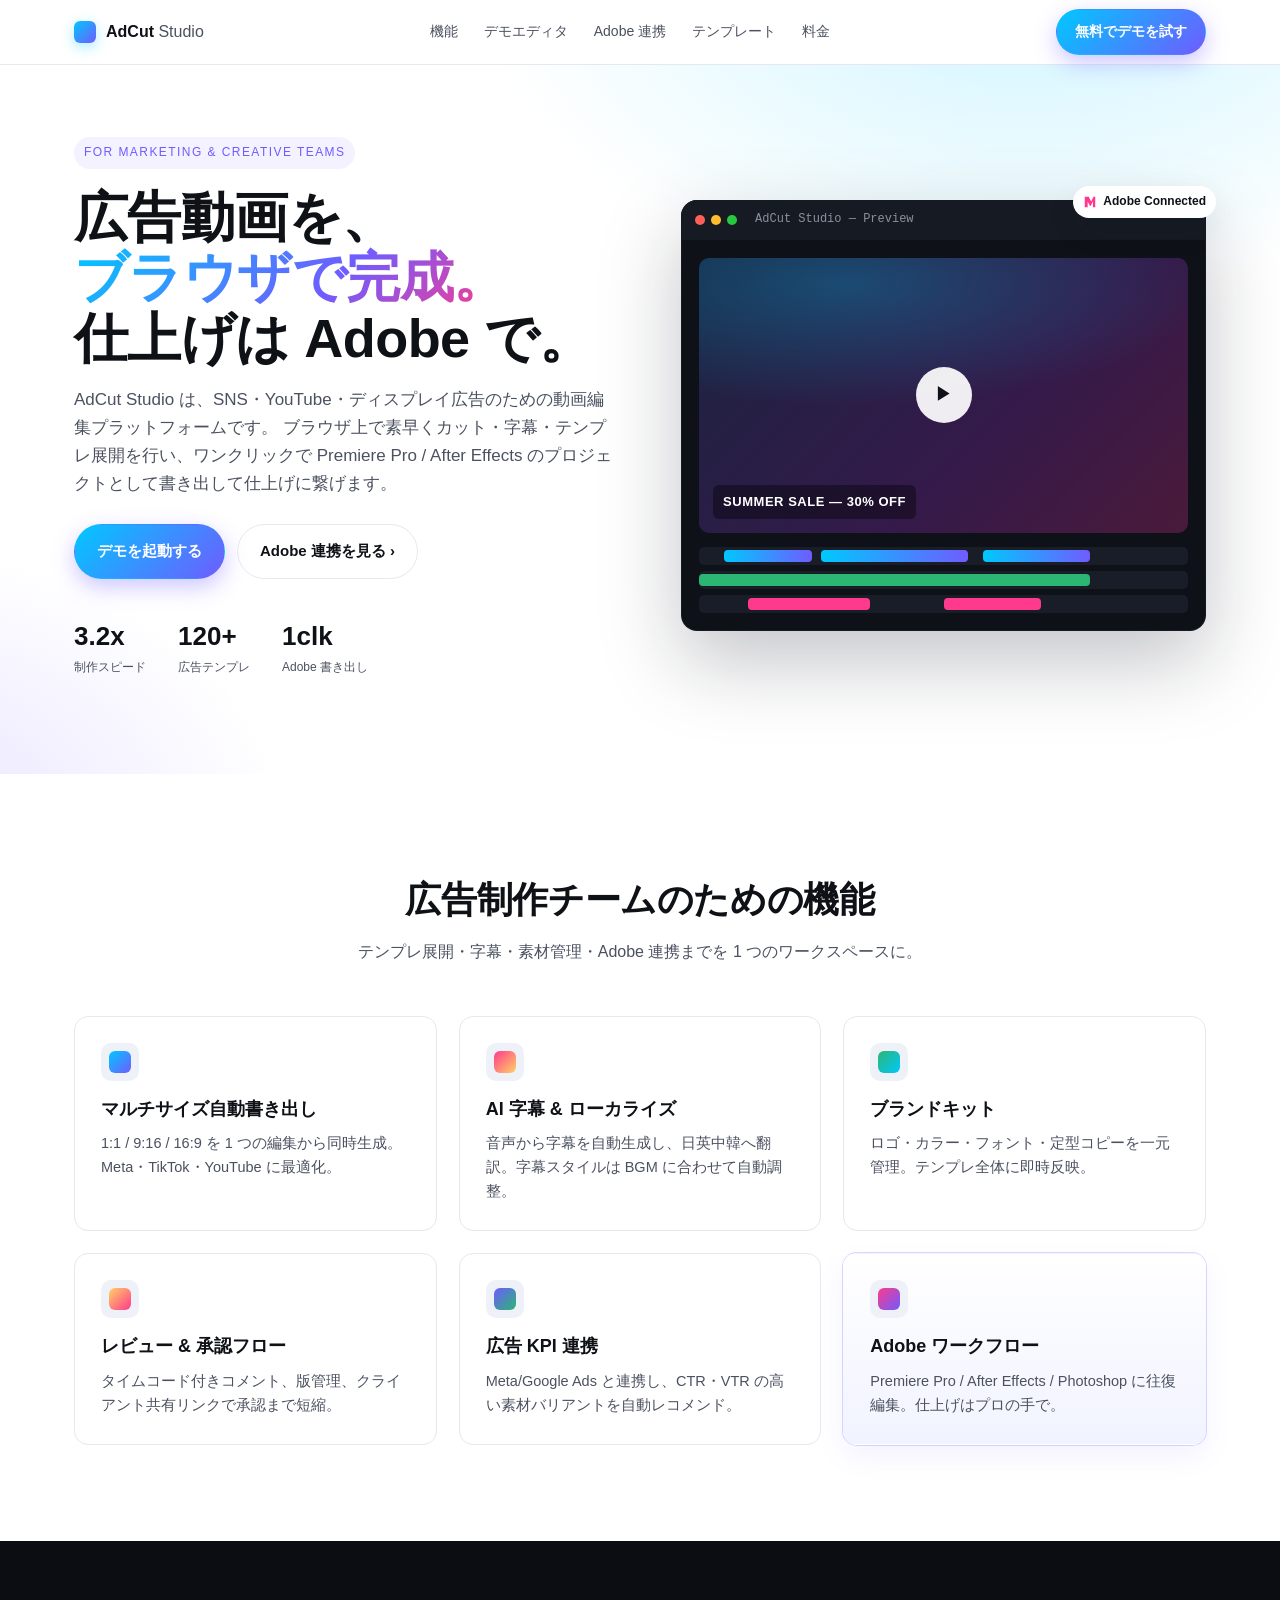
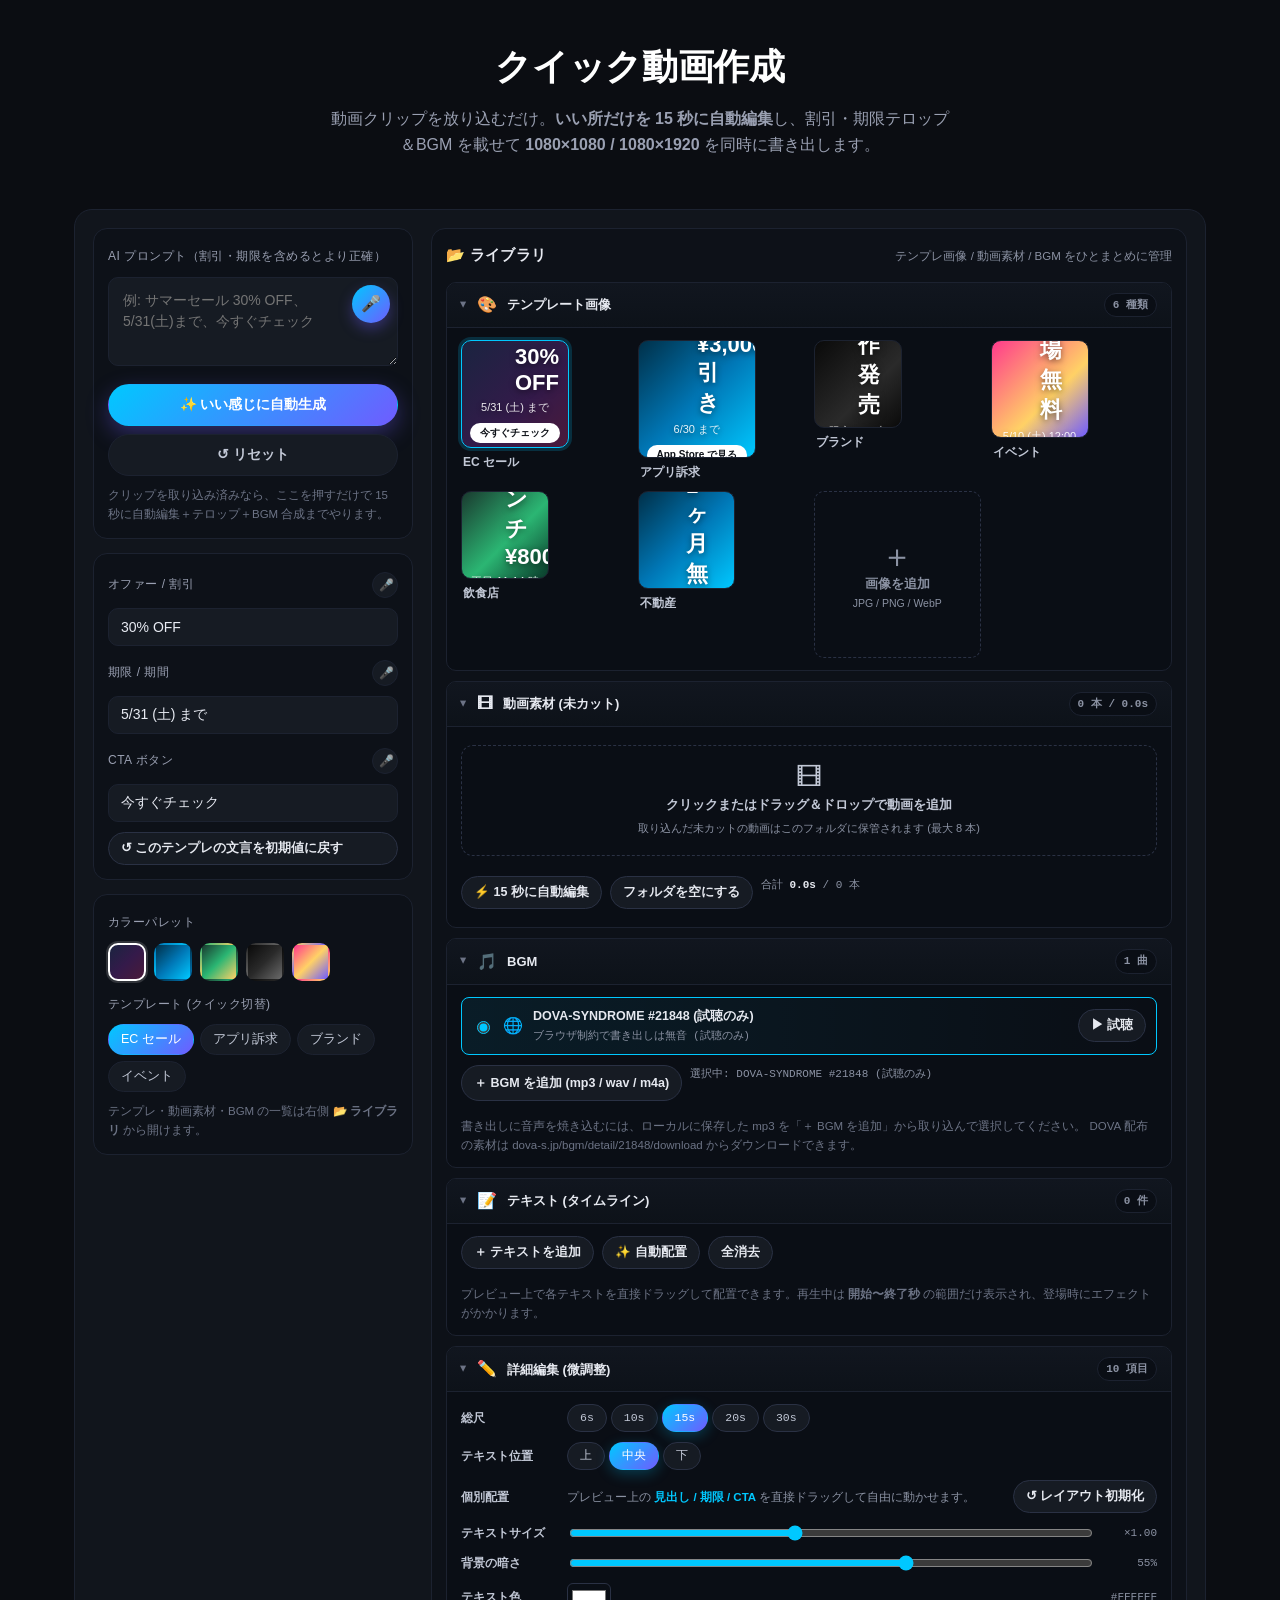
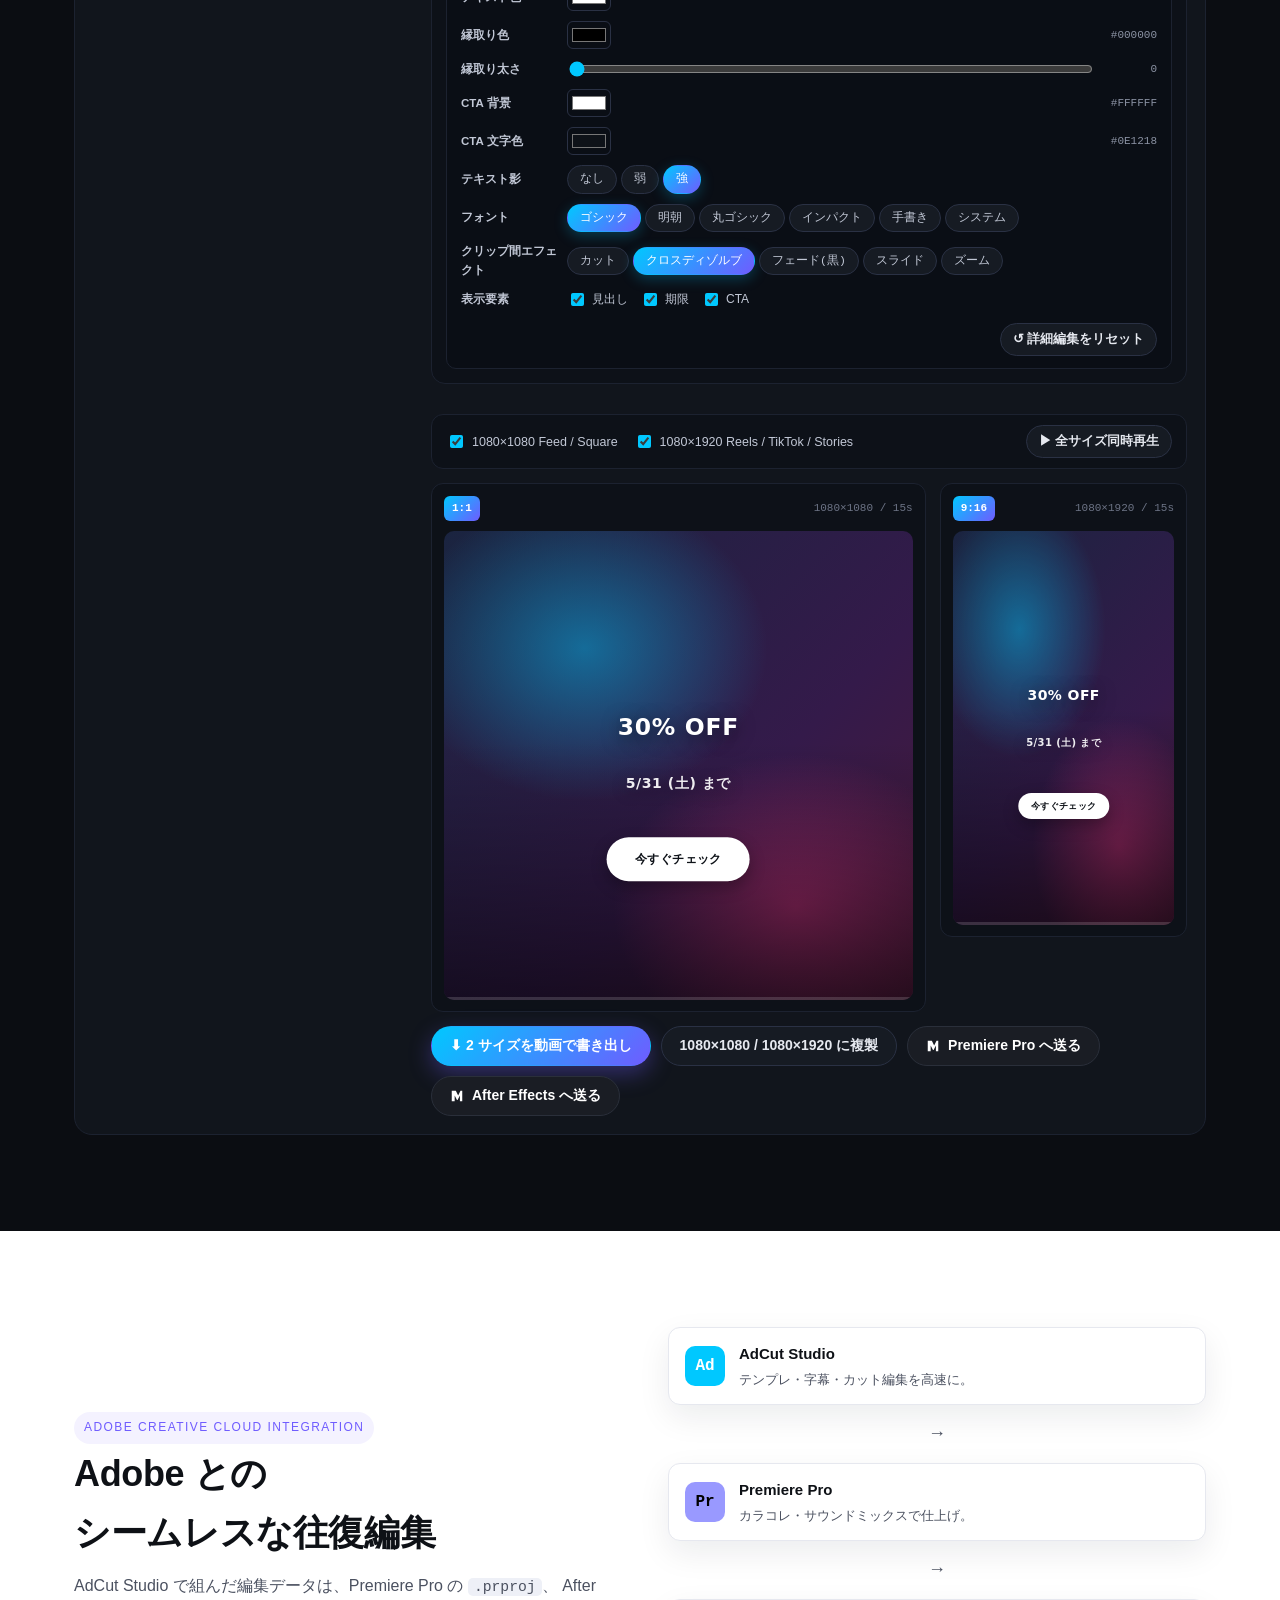
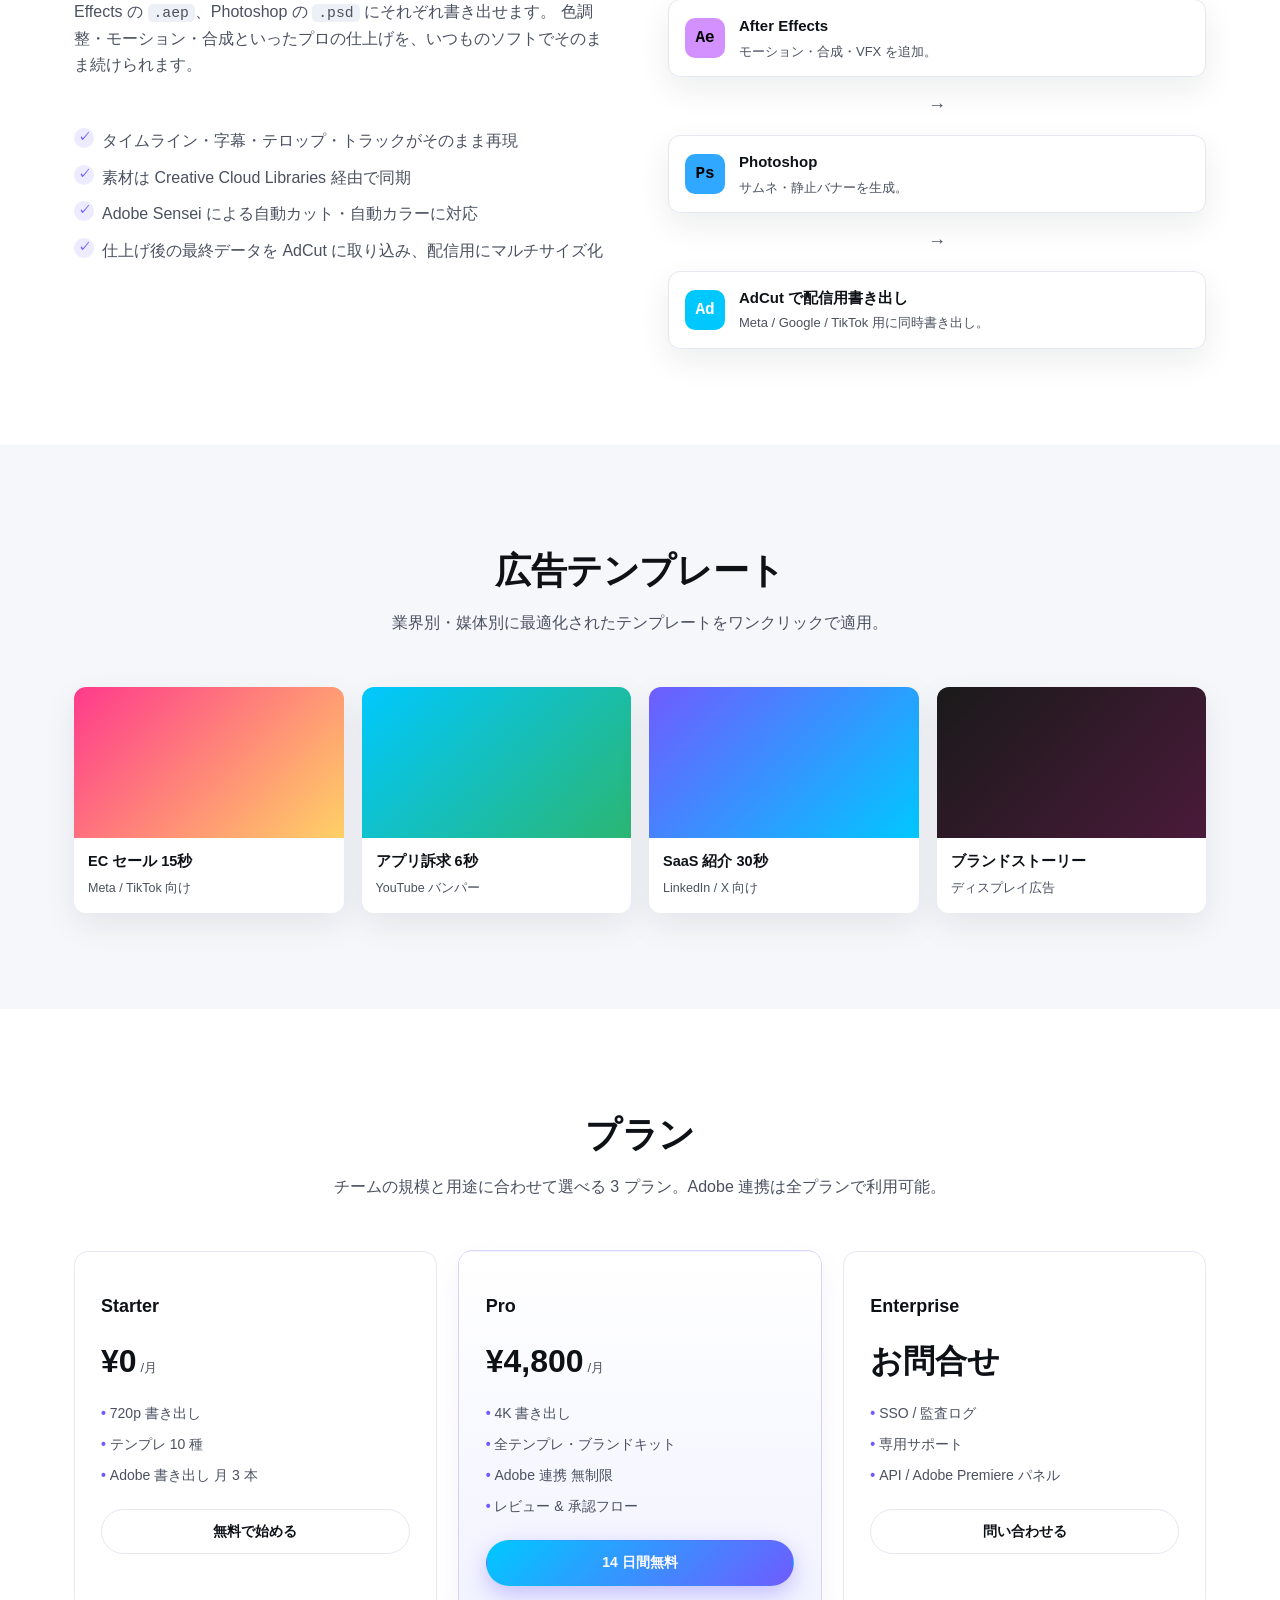
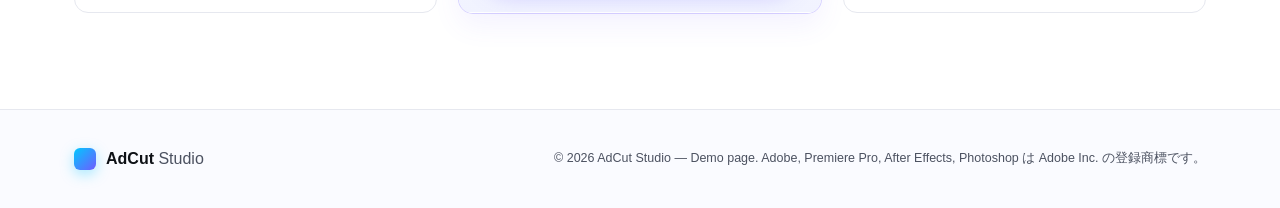
<file: index.html>
<!DOCTYPE html>
<html lang="ja">
<head>
<meta charset="UTF-8" />
<meta name="viewport" content="width=device-width, initial-scale=1.0" />
<title>AdCut Studio — 広告動画編集 × Adobe 連携デモ</title>
<link rel="stylesheet" href="styles.css" />
</head>
<body>

<header class="site-header">
  <div class="container nav">
    <a href="#" class="logo">
      <span class="logo-mark"></span>
      <span class="logo-text">AdCut <em>Studio</em></span>
    </a>
    <nav class="nav-links">
      <a href="#features">機能</a>
      <a href="#editor">デモエディタ</a>
      <a href="#adobe">Adobe 連携</a>
      <a href="#templates">テンプレート</a>
      <a href="#pricing">料金</a>
    </nav>
    <a href="#editor" class="btn btn-primary">無料でデモを試す</a>
  </div>
</header>

<section class="hero">
  <div class="container hero-grid">
    <div class="hero-copy">
      <span class="eyebrow">For Marketing & Creative Teams</span>
      <h1>広告動画を、<br /><span class="grad">ブラウザで完成。</span><br />仕上げは Adobe で。</h1>
      <p class="lead">
        AdCut Studio は、SNS・YouTube・ディスプレイ広告のための動画編集プラットフォームです。
        ブラウザ上で素早くカット・字幕・テンプレ展開を行い、ワンクリックで
        Premiere Pro / After Effects のプロジェクトとして書き出して仕上げに繋げます。
      </p>
      <div class="hero-cta">
        <a href="#editor" class="btn btn-primary btn-lg">デモを起動する</a>
        <a href="#adobe" class="btn btn-ghost btn-lg">Adobe 連携を見る ›</a>
      </div>
      <ul class="hero-stats">
        <li><strong>3.2x</strong><span>制作スピード</span></li>
        <li><strong>120+</strong><span>広告テンプレ</span></li>
        <li><strong>1clk</strong><span>Adobe 書き出し</span></li>
      </ul>
    </div>
    <div class="hero-visual">
      <div class="mock-window">
        <div class="mock-bar">
          <span></span><span></span><span></span>
          <p>AdCut Studio — Preview</p>
        </div>
        <div class="mock-screen">
          <div class="mock-preview">
            <div class="mock-play">▶</div>
            <div class="mock-caption">SUMMER SALE — 30% OFF</div>
          </div>
          <div class="mock-timeline">
            <div class="track track-v"><span style="left:5%;width:18%"></span><span style="left:25%;width:30%"></span><span style="left:58%;width:22%"></span></div>
            <div class="track track-a"><span style="left:0%;width:80%"></span></div>
            <div class="track track-t"><span style="left:10%;width:25%"></span><span style="left:50%;width:20%"></span></div>
          </div>
        </div>
      </div>
      <div class="badge badge-adobe">
        <svg viewBox="0 0 24 24" width="14" height="14" fill="currentColor"><path d="M3 3h7l4 8 4-8h3v18h-4V11l-4 8h-1l-4-8v10H3z"/></svg>
        Adobe Connected
      </div>
    </div>
  </div>
</section>

<section id="features" class="section">
  <div class="container">
    <h2 class="section-title">広告制作チームのための機能</h2>
    <p class="section-sub">テンプレ展開・字幕・素材管理・Adobe 連携までを 1 つのワークスペースに。</p>
    <div class="grid-3">
      <div class="card">
        <div class="card-icon i-cut"></div>
        <h3>マルチサイズ自動書き出し</h3>
        <p>1:1 / 9:16 / 16:9 を 1 つの編集から同時生成。Meta・TikTok・YouTube に最適化。</p>
      </div>
      <div class="card">
        <div class="card-icon i-text"></div>
        <h3>AI 字幕 & ローカライズ</h3>
        <p>音声から字幕を自動生成し、日英中韓へ翻訳。字幕スタイルは BGM に合わせて自動調整。</p>
      </div>
      <div class="card">
        <div class="card-icon i-brand"></div>
        <h3>ブランドキット</h3>
        <p>ロゴ・カラー・フォント・定型コピーを一元管理。テンプレ全体に即時反映。</p>
      </div>
      <div class="card">
        <div class="card-icon i-team"></div>
        <h3>レビュー & 承認フロー</h3>
        <p>タイムコード付きコメント、版管理、クライアント共有リンクで承認まで短縮。</p>
      </div>
      <div class="card">
        <div class="card-icon i-data"></div>
        <h3>広告 KPI 連携</h3>
        <p>Meta/Google Ads と連携し、CTR・VTR の高い素材バリアントを自動レコメンド。</p>
      </div>
      <div class="card card-accent">
        <div class="card-icon i-adobe"></div>
        <h3>Adobe ワークフロー</h3>
        <p>Premiere Pro / After Effects / Photoshop に往復編集。仕上げはプロの手で。</p>
      </div>
    </div>
  </div>
</section>

<section id="editor" class="section section-dark">
  <div class="container">
    <h2 class="section-title light">クイック動画作成</h2>
    <p class="section-sub light">動画クリップを放り込むだけ。<strong>いい所だけを 15 秒に自動編集</strong>し、割引・期限テロップ＆BGM を載せて <strong>1080×1080 / 1080×1920</strong> を同時に書き出します。</p>

    <div class="qe">
      <aside class="qe-side">
        <div class="prompt-card">
          <label class="qe-label">AI プロンプト（割引・期限を含めるとより正確）</label>
          <div class="prompt-input">
            <textarea id="aiPrompt" rows="3" placeholder="例: サマーセール 30% OFF、5/31(土)まで、今すぐチェック"></textarea>
            <button id="micPrompt" class="mic" title="音声入力">
              <span class="mic-dot"></span>🎤
            </button>
          </div>
          <div class="prompt-actions">
            <button id="genBtn" class="btn btn-primary full">✨ いい感じに自動生成</button>
            <button id="resetBtn" class="btn btn-ghost full" title="入力内容を初期状態に戻します">↺ リセット</button>
          </div>
          <p class="hint" id="micHint">クリップを取り込み済みなら、ここを押すだけで 15 秒に自動編集＋テロップ＋BGM 合成までやります。</p>
        </div>

        <div class="field-card">
          <label class="qe-label">オファー / 割引
            <button class="mic-mini" data-target="headline" title="この欄に音声入力">🎤</button>
          </label>
          <input id="headlineInput" type="text" value="30% OFF" placeholder="例: 30% OFF / ¥1,000 引き" />

          <label class="qe-label">期限 / 期間
            <button class="mic-mini" data-target="subline" title="この欄に音声入力">🎤</button>
          </label>
          <input id="sublineInput" type="text" value="5/31 (土) まで" placeholder="例: 5/31 (土) まで" />

          <label class="qe-label">CTA ボタン
            <button class="mic-mini" data-target="cta" title="この欄に音声入力">🎤</button>
          </label>
          <input id="ctaInput" type="text" value="今すぐチェック" />

          <button class="btn btn-ghost btn-sm" id="tplTextReset" hidden type="button">↺ このテンプレの文言を初期値に戻す</button>
        </div>

        <div class="field-card">
          <label class="qe-label">カラーパレット</label>
          <div class="palette-grid">
            <button class="pal pal-sunset active" data-palette="sunset" title="サンセット"></button>
            <button class="pal pal-ocean" data-palette="ocean" title="オーシャン"></button>
            <button class="pal pal-forest" data-palette="forest" title="フォレスト"></button>
            <button class="pal pal-mono" data-palette="mono" title="モノトーン"></button>
            <button class="pal pal-candy" data-palette="candy" title="キャンディ"></button>
          </div>

          <label class="qe-label">テンプレート (クイック切替)</label>
          <div class="tpl-row">
            <button class="tpl-chip active" data-tpl="ec">EC セール</button>
            <button class="tpl-chip" data-tpl="app">アプリ訴求</button>
            <button class="tpl-chip" data-tpl="brand">ブランド</button>
            <button class="tpl-chip" data-tpl="event">イベント</button>
          </div>
          <p class="hint">テンプレ・動画素材・BGM の一覧は右側 <strong>📂 ライブラリ</strong> から開けます。</p>
        </div>
      </aside>

      <main class="qe-main">
        <section class="library" aria-label="アセットライブラリ">
          <div class="library-head">
            <span class="library-title">📂 ライブラリ</span>
            <span class="library-sub">テンプレ画像 / 動画素材 / BGM をひとまとめに管理</span>
          </div>

          <details class="lib-folder" id="folderTemplates" open>
            <summary>
              <span class="folder-icon">🎨</span>
              <span class="folder-name">テンプレート画像</span>
              <span class="folder-count" id="libCntTpl">0 種類</span>
            </summary>
            <div class="lib-grid lib-grid-tpl" id="libGridTpl"></div>
          </details>

          <details class="lib-folder" id="folderVideos" open>
            <summary>
              <span class="folder-icon">🎞</span>
              <span class="folder-name">動画素材 (未カット)</span>
              <span class="folder-count" id="libCntVid">0 本 / 0.0s</span>
            </summary>
            <div class="lib-folder-body">
              <label class="dropzone" id="dropzone">
                <input id="clipInput" type="file" accept="video/*" multiple hidden />
                <div class="dz-icon">🎞</div>
                <div class="dz-main">クリックまたはドラッグ＆ドロップで動画を追加</div>
                <div class="dz-sub">取り込んだ未カットの動画はこのフォルダに保管されます (最大 8 本)</div>
              </label>
              <div class="lib-grid lib-grid-vid" id="clipList"></div>
              <div class="clip-actions">
                <button class="btn btn-ghost btn-sm" id="autoArrangeBtn" type="button" title="合計 15 秒になるよう各クリップから中央付近を抜き出します">⚡ 15 秒に自動編集</button>
                <button class="btn btn-ghost btn-sm" id="clearClipsBtn" type="button">フォルダを空にする</button>
                <span class="total-meta" id="totalMeta">合計 0.0s / 0 本</span>
              </div>
            </div>
          </details>

          <details class="lib-folder" id="folderAudio" open>
            <summary>
              <span class="folder-icon">🎵</span>
              <span class="folder-name">BGM</span>
              <span class="folder-count" id="libCntAud">0 曲</span>
            </summary>
            <div class="lib-folder-body">
              <audio id="bgmAudio" preload="none"></audio>
              <ul class="lib-list lib-list-aud" id="bgmList"></ul>
              <div class="clip-actions">
                <label class="btn btn-ghost btn-sm" for="bgmFile">＋ BGM を追加 (mp3 / wav / m4a)</label>
                <input type="file" id="bgmFile" accept="audio/*" hidden />
                <span class="total-meta" id="bgmStatus">未選択</span>
              </div>
              <p class="hint">
                書き出しに音声を焼き込むには、ローカルに保存した mp3 を「＋ BGM を追加」から取り込んで選択してください。
                DOVA 配布の素材は
                <a href="https://dova-s.jp/bgm/detail/21848/download" target="_blank" rel="noopener">dova-s.jp/bgm/detail/21848/download</a>
                からダウンロードできます。
              </p>
            </div>
          </details>
          <details class="lib-folder" id="folderCaptions" open>
            <summary>
              <span class="folder-icon">📝</span>
              <span class="folder-name">テキスト (タイムライン)</span>
              <span class="folder-count" id="libCntCap">0 件</span>
            </summary>
            <div class="lib-folder-body">
              <div class="caption-list" id="captionList"></div>
              <div class="clip-actions">
                <button class="btn btn-ghost btn-sm" id="captionAdd" type="button">＋ テキストを追加</button>
                <button class="btn btn-ghost btn-sm" id="captionAutoGen" type="button">✨ 自動配置</button>
                <button class="btn btn-ghost btn-sm" id="captionClear" type="button">全消去</button>
              </div>
              <p class="hint">プレビュー上で各テキストを直接ドラッグして配置できます。再生中は <strong>開始〜終了秒</strong> の範囲だけ表示され、登場時にエフェクトがかかります。</p>
            </div>
          </details>

          <details class="lib-folder" id="folderTune" open>
            <summary>
              <span class="folder-icon">✏️</span>
              <span class="folder-name">詳細編集 (微調整)</span>
              <span class="folder-count" id="libCntTune">10 項目</span>
            </summary>
            <div class="lib-folder-body tune-grid">
              <div class="tune-row">
                <label class="tune-label">総尺</label>
                <div class="tune-pills" id="tuneDurPills">
                  <button type="button" class="tune-pill" data-dur="6">6s</button>
                  <button type="button" class="tune-pill" data-dur="10">10s</button>
                  <button type="button" class="tune-pill active" data-dur="15">15s</button>
                  <button type="button" class="tune-pill" data-dur="20">20s</button>
                  <button type="button" class="tune-pill" data-dur="30">30s</button>
                </div>
              </div>
              <div class="tune-row">
                <label class="tune-label">テキスト位置</label>
                <div class="tune-pills" id="tunePosPills">
                  <button type="button" class="tune-pill" data-tpos="top">上</button>
                  <button type="button" class="tune-pill active" data-tpos="center">中央</button>
                  <button type="button" class="tune-pill" data-tpos="bottom">下</button>
                </div>
              </div>
              <div class="tune-row tune-row-hint">
                <label class="tune-label">個別配置</label>
                <div class="tune-hint">プレビュー上の <strong>見出し / 期限 / CTA</strong> を直接ドラッグして自由に動かせます。</div>
                <button type="button" class="btn btn-ghost btn-sm" id="layoutReset">↺ レイアウト初期化</button>
              </div>
              <div class="tune-row">
                <label class="tune-label">テキストサイズ</label>
                <input type="range" id="tuneScale" min="0.7" max="1.4" step="0.05" value="1" />
                <span class="tune-val" id="tuneScaleVal">×1.00</span>
              </div>
              <div class="tune-row">
                <label class="tune-label">背景の暗さ</label>
                <input type="range" id="tuneDim" min="0" max="0.85" step="0.05" value="0.55" />
                <span class="tune-val" id="tuneDimVal">55%</span>
              </div>
              <div class="tune-row">
                <label class="tune-label">テキスト色</label>
                <input type="color" id="tuneTextColor" value="#ffffff" />
                <span class="tune-val" id="tuneTextColorVal">#FFFFFF</span>
              </div>
              <div class="tune-row">
                <label class="tune-label">縁取り色</label>
                <input type="color" id="tuneStrokeColor" value="#000000" />
                <span class="tune-val" id="tuneStrokeColorVal">#000000</span>
              </div>
              <div class="tune-row">
                <label class="tune-label">縁取り太さ</label>
                <input type="range" id="tuneStrokeW" min="0" max="8" step="0.5" value="0" />
                <span class="tune-val" id="tuneStrokeWVal">0</span>
              </div>
              <div class="tune-row">
                <label class="tune-label">CTA 背景</label>
                <input type="color" id="tuneCtaBg" value="#ffffff" />
                <span class="tune-val" id="tuneCtaBgVal">#FFFFFF</span>
              </div>
              <div class="tune-row">
                <label class="tune-label">CTA 文字色</label>
                <input type="color" id="tuneCtaColor" value="#0e1218" />
                <span class="tune-val" id="tuneCtaColorVal">#0E1218</span>
              </div>
              <div class="tune-row">
                <label class="tune-label">テキスト影</label>
                <div class="tune-pills" id="tuneShadowPills">
                  <button type="button" class="tune-pill" data-shadow="none">なし</button>
                  <button type="button" class="tune-pill" data-shadow="soft">弱</button>
                  <button type="button" class="tune-pill active" data-shadow="strong">強</button>
                </div>
              </div>
              <div class="tune-row">
                <label class="tune-label">フォント</label>
                <div class="tune-pills" id="tuneFontPills">
                  <button type="button" class="tune-pill active" data-font="gothic">ゴシック</button>
                  <button type="button" class="tune-pill" data-font="mincho">明朝</button>
                  <button type="button" class="tune-pill" data-font="maru">丸ゴシック</button>
                  <button type="button" class="tune-pill" data-font="impact">インパクト</button>
                  <button type="button" class="tune-pill" data-font="cursive">手書き</button>
                  <button type="button" class="tune-pill" data-font="system">システム</button>
                </div>
              </div>
              <div class="tune-row">
                <label class="tune-label">クリップ間エフェクト</label>
                <div class="tune-pills" id="tuneTransPills">
                  <button type="button" class="tune-pill" data-trans="cut">カット</button>
                  <button type="button" class="tune-pill active" data-trans="dissolve">クロスディゾルブ</button>
                  <button type="button" class="tune-pill" data-trans="fade">フェード(黒)</button>
                  <button type="button" class="tune-pill" data-trans="slide">スライド</button>
                  <button type="button" class="tune-pill" data-trans="zoom">ズーム</button>
                </div>
              </div>
              <div class="tune-row">
                <label class="tune-label">表示要素</label>
                <div class="tune-checks">
                  <label><input type="checkbox" id="tuneShowH" checked /> 見出し</label>
                  <label><input type="checkbox" id="tuneShowS" checked /> 期限</label>
                  <label><input type="checkbox" id="tuneShowC" checked /> CTA</label>
                </div>
              </div>
              <div class="tune-actions">
                <button type="button" class="btn btn-ghost btn-sm" id="tuneReset">↺ 詳細編集をリセット</button>
              </div>
            </div>
          </details>
        </section>

        <div class="size-toolbar">
          <div class="size-toggle">
            <label class="chk"><input type="checkbox" data-size="1:1" checked /> <span>1080×1080 Feed / Square</span></label>
            <label class="chk"><input type="checkbox" data-size="9:16" checked /> <span>1080×1920 Reels / TikTok / Stories</span></label>
          </div>
          <button id="playAll" class="btn btn-ghost btn-sm">▶ 全サイズ同時再生</button>
        </div>

        <div class="multi-preview multi-preview-2" id="multiPreview">
          <div class="size-card" data-size="1:1">
            <header><span class="size-label">1:1</span><span class="size-meta">1080×1080 / 15s</span></header>
            <div class="ad-frame ratio-1-1">
              <div class="ad-bg"></div>
              <img class="ad-bg-image" alt="" />
              <video class="ad-video ad-video-a active" muted playsinline preload="auto"></video>
              <video class="ad-video ad-video-b"        muted playsinline preload="auto"></video>
              <div class="ad-overlay"></div>
              <div class="ad-stack">
                <div class="ad-headline">30% OFF</div>
                <div class="ad-subline">5/31 (土) まで</div>
                <div class="ad-cta">今すぐチェック</div>
              </div>
              <div class="ad-progress"><div class="ad-progress-fill"></div></div>
            </div>
          </div>
          <div class="size-card" data-size="9:16">
            <header><span class="size-label">9:16</span><span class="size-meta">1080×1920 / 15s</span></header>
            <div class="ad-frame ratio-9-16">
              <div class="ad-bg"></div>
              <img class="ad-bg-image" alt="" />
              <video class="ad-video ad-video-a active" muted playsinline preload="auto"></video>
              <video class="ad-video ad-video-b"        muted playsinline preload="auto"></video>
              <div class="ad-overlay"></div>
              <div class="ad-stack">
                <div class="ad-headline">30% OFF</div>
                <div class="ad-subline">5/31 (土) まで</div>
                <div class="ad-cta">今すぐチェック</div>
              </div>
              <div class="ad-progress"><div class="ad-progress-fill"></div></div>
            </div>
          </div>
        </div>

        <div class="export-progress" id="exportProgress" hidden>
          <div class="ep-label" id="epLabel">準備中…</div>
          <div class="ep-bar"><div class="ep-fill" id="epFill"></div></div>
        </div>

        <div class="qe-actions">
          <button class="btn btn-primary" id="exportAll">⬇ 2 サイズを動画で書き出し</button>
          <button class="btn btn-ghost" id="duplicateBtn">1080×1080 / 1080×1920 に複製</button>
          <button class="btn btn-adobe" id="exportPpro">
            <svg viewBox="0 0 24 24" width="14" height="14" fill="currentColor"><path d="M3 3h7l4 8 4-8h3v18h-4V11l-4 8h-1l-4-8v10H3z"/></svg>
            Premiere Pro へ送る
          </button>
          <button class="btn btn-adobe" id="exportAe">
            <svg viewBox="0 0 24 24" width="14" height="14" fill="currentColor"><path d="M3 3h7l4 8 4-8h3v18h-4V11l-4 8h-1l-4-8v10H3z"/></svg>
            After Effects へ送る
          </button>
        </div>

        <div class="toast" id="toast"></div>
        <div class="rec-indicator" id="recIndicator"><span class="rec-dot"></span>聞いています…</div>
      </main>
    </div>
  </div>
</section>

<section id="adobe" class="section">
  <div class="container adobe-grid">
    <div>
      <span class="eyebrow">Adobe Creative Cloud Integration</span>
      <h2 class="section-title left">Adobe との<br />シームレスな往復編集</h2>
      <p class="section-sub left">
        AdCut Studio で組んだ編集データは、Premiere Pro の <code>.prproj</code>、
        After Effects の <code>.aep</code>、Photoshop の <code>.psd</code> にそれぞれ書き出せます。
        色調整・モーション・合成といったプロの仕上げを、いつものソフトでそのまま続けられます。
      </p>
      <ul class="check-list">
        <li>タイムライン・字幕・テロップ・トラックがそのまま再現</li>
        <li>素材は Creative Cloud Libraries 経由で同期</li>
        <li>Adobe Sensei による自動カット・自動カラーに対応</li>
        <li>仕上げ後の最終データを AdCut に取り込み、配信用にマルチサイズ化</li>
      </ul>
    </div>
    <div class="adobe-flow">
      <div class="flow-step">
        <div class="flow-icon" style="background:#00C8FF">Ad</div>
        <div>
          <h4>AdCut Studio</h4>
          <p>テンプレ・字幕・カット編集を高速に。</p>
        </div>
      </div>
      <div class="flow-arrow">→</div>
      <div class="flow-step">
        <div class="flow-icon" style="background:#9999FF;color:#000">Pr</div>
        <div>
          <h4>Premiere Pro</h4>
          <p>カラコレ・サウンドミックスで仕上げ。</p>
        </div>
      </div>
      <div class="flow-arrow">→</div>
      <div class="flow-step">
        <div class="flow-icon" style="background:#D291FF;color:#000">Ae</div>
        <div>
          <h4>After Effects</h4>
          <p>モーション・合成・VFX を追加。</p>
        </div>
      </div>
      <div class="flow-arrow">→</div>
      <div class="flow-step">
        <div class="flow-icon" style="background:#31A8FF;color:#000">Ps</div>
        <div>
          <h4>Photoshop</h4>
          <p>サムネ・静止バナーを生成。</p>
        </div>
      </div>
      <div class="flow-arrow">→</div>
      <div class="flow-step">
        <div class="flow-icon" style="background:#00C8FF">Ad</div>
        <div>
          <h4>AdCut で配信用書き出し</h4>
          <p>Meta / Google / TikTok 用に同時書き出し。</p>
        </div>
      </div>
    </div>
  </div>
</section>

<section id="templates" class="section section-soft">
  <div class="container">
    <h2 class="section-title">広告テンプレート</h2>
    <p class="section-sub">業界別・媒体別に最適化されたテンプレートをワンクリックで適用。</p>
    <div class="tpl-grid">
      <div class="tpl"><div class="tpl-thumb t1"></div><h4>EC セール 15秒</h4><p>Meta / TikTok 向け</p></div>
      <div class="tpl"><div class="tpl-thumb t2"></div><h4>アプリ訴求 6秒</h4><p>YouTube バンパー</p></div>
      <div class="tpl"><div class="tpl-thumb t3"></div><h4>SaaS 紹介 30秒</h4><p>LinkedIn / X 向け</p></div>
      <div class="tpl"><div class="tpl-thumb t4"></div><h4>ブランドストーリー</h4><p>ディスプレイ広告</p></div>
    </div>
  </div>
</section>

<section id="pricing" class="section">
  <div class="container">
    <h2 class="section-title">プラン</h2>
    <p class="section-sub">チームの規模と用途に合わせて選べる 3 プラン。Adobe 連携は全プランで利用可能。</p>
    <div class="grid-3 pricing">
      <div class="card">
        <h3>Starter</h3>
        <div class="price">¥0<span>/月</span></div>
        <ul>
          <li>720p 書き出し</li>
          <li>テンプレ 10 種</li>
          <li>Adobe 書き出し 月 3 本</li>
        </ul>
        <a href="#" class="btn btn-ghost full">無料で始める</a>
      </div>
      <div class="card card-accent">
        <h3>Pro</h3>
        <div class="price">¥4,800<span>/月</span></div>
        <ul>
          <li>4K 書き出し</li>
          <li>全テンプレ・ブランドキット</li>
          <li>Adobe 連携 無制限</li>
          <li>レビュー & 承認フロー</li>
        </ul>
        <a href="#" class="btn btn-primary full">14 日間無料</a>
      </div>
      <div class="card">
        <h3>Enterprise</h3>
        <div class="price">お問合せ<span></span></div>
        <ul>
          <li>SSO / 監査ログ</li>
          <li>専用サポート</li>
          <li>API / Adobe Premiere パネル</li>
        </ul>
        <a href="#" class="btn btn-ghost full">問い合わせる</a>
      </div>
    </div>
  </div>
</section>

<footer class="site-footer">
  <div class="container foot">
    <div class="logo"><span class="logo-mark"></span><span class="logo-text">AdCut <em>Studio</em></span></div>
    <p>© 2026 AdCut Studio — Demo page. Adobe, Premiere Pro, After Effects, Photoshop は Adobe Inc. の登録商標です。</p>
  </div>
</footer>

<script src="app.js"></script>
</body>
</html>
</file>
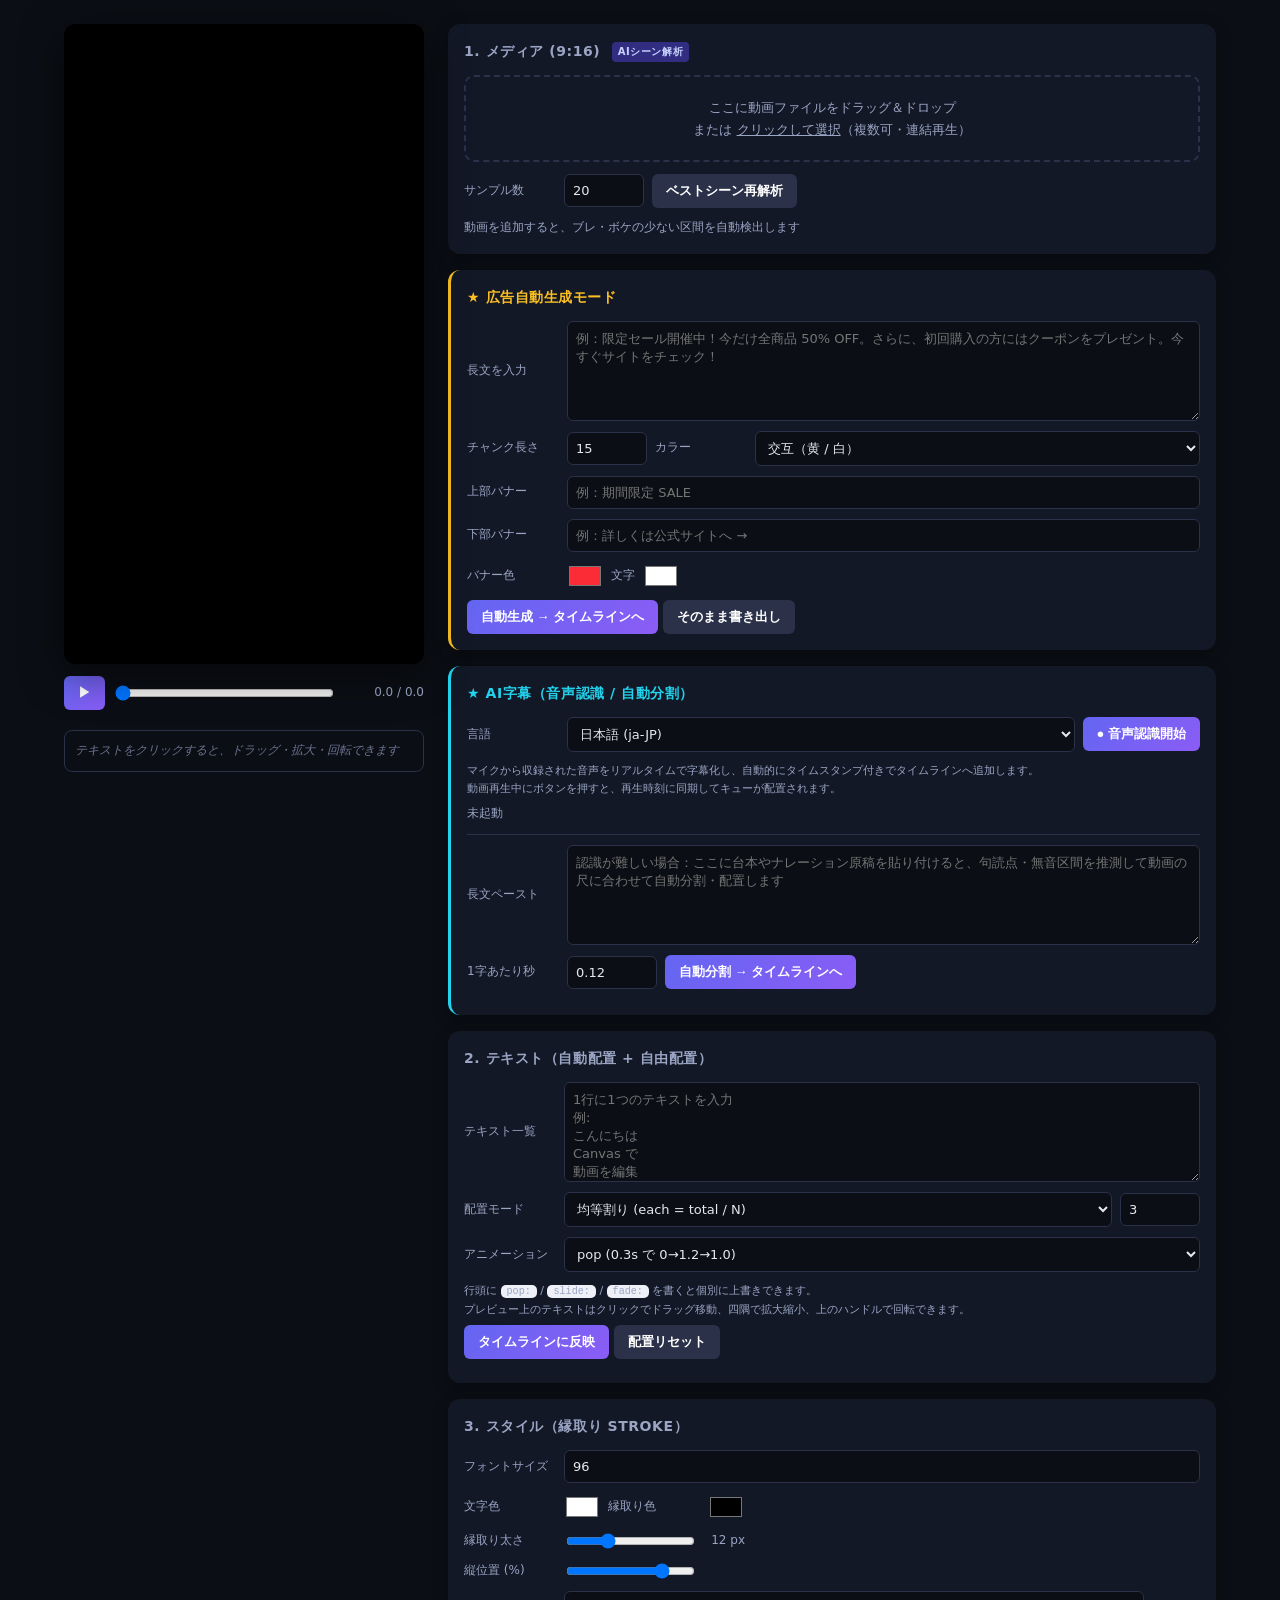
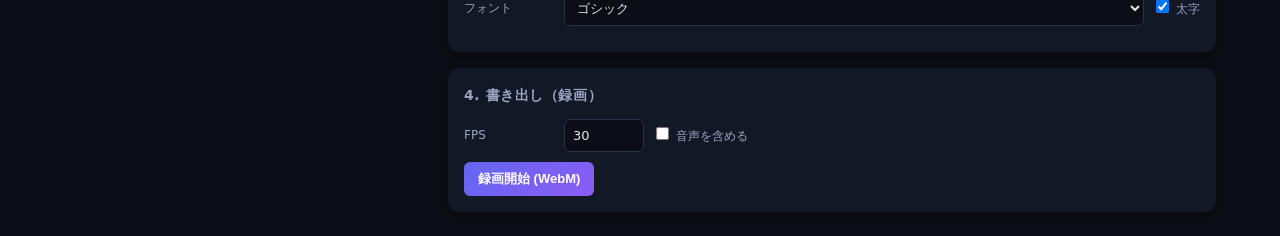
<file: canvas-editor.html>
<!DOCTYPE html>
<html lang="ja">
<head>
<meta charset="UTF-8" />
<meta name="viewport" content="width=device-width, initial-scale=1.0" />
<title>AI Canvas Video Editor — 9:16</title>
<link rel="stylesheet" href="styles.css" />
<style>
  body { background: #0b0e14; color: #e6e8ee; font-family: system-ui, -apple-system, "Hiragino Sans", "Yu Gothic", sans-serif; margin: 0; }
  .cve-wrap { max-width: 1200px; margin: 0 auto; padding: 24px; display: grid; grid-template-columns: 360px 1fr; gap: 24px; }
  .cve-stage { display: flex; flex-direction: column; align-items: center; gap: 12px; position: sticky; top: 24px; align-self: start; }
  .cve-canvas-frame {
    width: min(100%, 360px); aspect-ratio: 9 / 16;
    background: #000; border-radius: 12px; overflow: hidden;
    box-shadow: 0 10px 40px rgba(0,0,0,.5);
    position: relative;
  }
  #stage { width: 100%; height: 100%; display: block; touch-action: none; cursor: default; }
  #stage.dragging { cursor: grabbing; }
  .cve-transport { display: flex; gap: 8px; align-items: center; width: min(100%, 360px); }
  .cve-transport input[type=range] { flex: 1; }
  .cve-panel { background: #131826; border-radius: 12px; padding: 16px; box-shadow: 0 4px 16px rgba(0,0,0,.3); }
  .cve-panel + .cve-panel { margin-top: 16px; }
  .cve-panel h3 { margin: 0 0 12px; font-size: 14px; letter-spacing: .04em; text-transform: uppercase; color: #9aa5c4; }
  .cve-row { display: flex; gap: 8px; align-items: center; margin-bottom: 10px; flex-wrap: wrap; }
  .cve-row label { font-size: 12px; color: #9aa5c4; min-width: 92px; }
  .cve-row input[type=text], .cve-row input[type=number], .cve-row textarea, .cve-row select {
    flex: 1; min-width: 0;
    background: #0b0e14; color: #e6e8ee; border: 1px solid #2a3149;
    border-radius: 6px; padding: 8px; font-size: 13px; font-family: inherit;
  }
  .cve-row input[type=color] { width: 36px; height: 28px; border: none; background: transparent; padding: 0; }
  .cve-row textarea { min-height: 100px; resize: vertical; }
  .cve-btn {
    background: linear-gradient(135deg, #6366f1, #8b5cf6); color: white;
    border: none; border-radius: 6px; padding: 8px 14px; font-size: 13px;
    cursor: pointer; font-weight: 600;
  }
  .cve-btn.secondary { background: #2a3149; }
  .cve-btn.danger    { background: #ef4444; }
  .cve-btn:disabled { opacity: .5; cursor: not-allowed; }
  .cve-drop {
    border: 2px dashed #2a3149; border-radius: 10px; padding: 20px; text-align: center;
    color: #9aa5c4; font-size: 13px; cursor: pointer; transition: .2s;
  }
  .cve-drop.hover { border-color: #8b5cf6; background: #1a2138; color: #e6e8ee; }
  .cve-media-list { list-style: none; padding: 0; margin: 12px 0 0; }
  .cve-media-list li {
    display: flex; gap: 8px; align-items: center; justify-content: space-between;
    padding: 8px; background: #0b0e14; border-radius: 6px; margin-bottom: 6px; font-size: 12px;
  }
  .cve-media-list .name { overflow: hidden; text-overflow: ellipsis; white-space: nowrap; }
  .cve-media-list .dur { color: #9aa5c4; }
  .cve-media-list button { background: transparent; color: #ef4444; border: none; cursor: pointer; font-size: 16px; }
  .cve-schedule { font-size: 11px; color: #9aa5c4; margin-top: 8px; max-height: 160px; overflow: auto; }
  .cve-schedule div { padding: 2px 0; cursor: pointer; border-radius: 3px; padding-left: 4px; }
  .cve-schedule div:hover { background: #1a2138; color: #e6e8ee; }
  .cve-schedule div.active { background: #312e81; color: #e6e8ee; }
  .cve-hint { font-size: 11px; color: #9aa5c4; margin: 6px 0; }
  .cve-badge {
    display: inline-block; font-size: 10px; padding: 2px 6px; border-radius: 4px;
    background: #312e81; color: #c7d2fe; margin-left: 6px; vertical-align: middle;
  }
  .cve-status-line { font-size: 12px; color: #9aa5c4; margin-top: 6px; min-height: 1.2em; }
  .cve-sel-box {
    border: 1px solid #2a3149; border-radius: 8px; padding: 10px;
    background: #0b0e14; margin-top: 8px; font-size: 12px;
  }
  .cve-sel-box.empty { color: #6b7390; font-style: italic; }
  .cve-mini-row { display: flex; gap: 6px; align-items: center; font-size: 11px; color: #9aa5c4; }
  .cve-mini-row input[type=number] { width: 60px; background: #0b0e14; color: #e6e8ee; border: 1px solid #2a3149; border-radius: 4px; padding: 3px 5px; font-size: 11px; }
  @media (max-width: 880px) {
    .cve-wrap { grid-template-columns: 1fr; }
    .cve-stage { position: static; }
  }
</style>
</head>
<body>

<div class="cve-wrap">

  <!-- Left: stage -->
  <div class="cve-stage">
    <div class="cve-canvas-frame">
      <canvas id="stage" width="1080" height="1920"></canvas>
    </div>
    <div class="cve-transport">
      <button class="cve-btn" id="playBtn">▶</button>
      <input type="range" id="seek" min="0" max="0" step="0.01" value="0" />
      <span id="timeLabel" style="font-size:12px;color:#9aa5c4;min-width:80px;text-align:right;">0.0 / 0.0</span>
    </div>
    <div class="cve-sel-box empty" id="selBox" style="width:min(100%,360px);">
      テキストをクリックすると、ドラッグ・拡大・回転できます
    </div>
  </div>

  <!-- Right: controls -->
  <div>
    <div class="cve-panel">
      <h3>1. メディア (9:16) <span class="cve-badge">AIシーン解析</span></h3>
      <div class="cve-drop" id="drop">
        ここに動画ファイルをドラッグ＆ドロップ<br />
        または <u>クリックして選択</u>（複数可・連結再生）
      </div>
      <input type="file" id="fileInput" accept="video/*" multiple hidden />
      <ul class="cve-media-list" id="mediaList"></ul>
      <div class="cve-row">
        <label>サンプル数</label>
        <input type="number" id="sceneSamples" value="20" min="5" max="60" style="max-width:80px" />
        <button class="cve-btn secondary" id="rescanSceneBtn">ベストシーン再解析</button>
      </div>
      <div class="cve-status-line" id="sceneStatus">動画を追加すると、ブレ・ボケの少ない区間を自動検出します</div>
    </div>

    <div class="cve-panel" style="border-left:3px solid #fbbf24;">
      <h3 style="color:#fbbf24;">★ 広告自動生成モード</h3>
      <div class="cve-row">
        <label>長文を入力</label>
        <textarea id="adInput" placeholder="例：限定セール開催中！今だけ全商品 50% OFF。さらに、初回購入の方にはクーポンをプレゼント。今すぐサイトをチェック！"></textarea>
      </div>
      <div class="cve-row">
        <label>チャンク長さ</label>
        <input type="number" id="adChunkLen" value="15" min="5" max="40" style="max-width:80px" />
        <label>カラー</label>
        <select id="adColorScheme">
          <option value="alt-yellow-white">交互（黄 / 白）</option>
          <option value="alt-pink-white">交互（ピンク / 白）</option>
          <option value="random">ランダム</option>
          <option value="single">単色（スタイル設定を使用）</option>
        </select>
      </div>
      <div class="cve-row">
        <label>上部バナー</label>
        <input type="text" id="bannerTop" placeholder="例：期間限定 SALE" />
      </div>
      <div class="cve-row">
        <label>下部バナー</label>
        <input type="text" id="bannerBottom" placeholder="例：詳しくは公式サイトへ →" />
      </div>
      <div class="cve-row">
        <label>バナー色</label>
        <input type="color" id="bannerBg" value="#fb2c36" />
        <label style="min-width:auto">文字</label>
        <input type="color" id="bannerFg" value="#ffffff" />
      </div>
      <button class="cve-btn" id="autoGenBtn">自動生成 → タイムラインへ</button>
      <button class="cve-btn secondary" id="autoExportBtn">そのまま書き出し</button>
    </div>

    <div class="cve-panel" style="border-left:3px solid #22d3ee;">
      <h3 style="color:#22d3ee;">★ AI字幕（音声認識 / 自動分割）</h3>
      <div class="cve-row">
        <label>言語</label>
        <select id="srLang">
          <option value="ja-JP">日本語 (ja-JP)</option>
          <option value="en-US">English (en-US)</option>
          <option value="zh-CN">中文 (zh-CN)</option>
          <option value="ko-KR">한국어 (ko-KR)</option>
        </select>
        <button class="cve-btn" id="srToggleBtn">● 音声認識開始</button>
      </div>
      <p class="cve-hint">
        マイクから収録された音声をリアルタイムで字幕化し、自動的にタイムスタンプ付きでタイムラインへ追加します。<br>
        動画再生中にボタンを押すと、再生時刻に同期してキューが配置されます。
      </p>
      <div class="cve-status-line" id="srStatus">未起動</div>
      <hr style="border:none;border-top:1px solid #2a3149;margin:10px 0;" />
      <div class="cve-row">
        <label>長文ペースト</label>
        <textarea id="captionPaste" placeholder="認識が難しい場合：ここに台本やナレーション原稿を貼り付けると、句読点・無音区間を推測して動画の尺に合わせて自動分割・配置します"></textarea>
      </div>
      <div class="cve-row">
        <label>1字あたり秒</label>
        <input type="number" id="captionCps" value="0.12" step="0.01" min="0.05" max="0.5" style="max-width:90px" />
        <button class="cve-btn" id="captionSplitBtn">自動分割 → タイムラインへ</button>
      </div>
    </div>

    <div class="cve-panel">
      <h3>2. テキスト（自動配置 + 自由配置）</h3>
      <div class="cve-row">
        <label>テキスト一覧</label>
        <textarea id="textInput" placeholder="1行に1つのテキストを入力&#10;例:&#10;こんにちは&#10;Canvas で&#10;動画を編集"></textarea>
      </div>
      <div class="cve-row">
        <label>配置モード</label>
        <select id="distributeMode">
          <option value="even">均等割り (each = total / N)</option>
          <option value="sequential">順次表示 (各 3 秒)</option>
        </select>
        <input type="number" id="perDuration" value="3" step="0.5" min="0.5" style="max-width:80px" />
      </div>
      <div class="cve-row">
        <label>アニメーション</label>
        <select id="animationType">
          <option value="pop">pop (0.3s で 0→1.2→1.0)</option>
          <option value="slide">slide (下からスライド)</option>
          <option value="fade">fade (フェードイン)</option>
          <option value="none">なし</option>
        </select>
      </div>
      <p class="cve-hint">
        行頭に <code>pop:</code> / <code>slide:</code> / <code>fade:</code> を書くと個別に上書きできます。<br>
        プレビュー上のテキストはクリックでドラッグ移動、四隅で拡大縮小、上のハンドルで回転できます。
      </p>
      <button class="cve-btn" id="applyText">タイムラインに反映</button>
      <button class="cve-btn secondary" id="resetLayoutBtn">配置リセット</button>
      <div class="cve-schedule" id="schedule"></div>
    </div>

    <div class="cve-panel">
      <h3>3. スタイル（縁取り Stroke）</h3>
      <div class="cve-row">
        <label>フォントサイズ</label>
        <input type="number" id="fontSize" value="96" min="20" max="300" />
      </div>
      <div class="cve-row">
        <label>文字色</label>
        <input type="color" id="fillColor" value="#ffffff" />
        <label>縁取り色</label>
        <input type="color" id="strokeColor" value="#000000" />
      </div>
      <div class="cve-row">
        <label>縁取り太さ</label>
        <input type="range" id="strokeWidth" min="0" max="40" value="12" step="1" />
        <span id="strokeWidthLabel" style="font-size:12px;color:#9aa5c4;min-width:40px;text-align:right;">12 px</span>
      </div>
      <div class="cve-row">
        <label>縦位置 (%)</label>
        <input type="range" id="posY" min="0" max="100" value="78" />
      </div>
      <div class="cve-row">
        <label>フォント</label>
        <select id="fontFamily">
          <option value='"Hiragino Sans","Yu Gothic","Noto Sans JP",sans-serif'>ゴシック</option>
          <option value='"Hiragino Mincho ProN","Yu Mincho",serif'>明朝</option>
          <option value='Impact,"Hiragino Sans",sans-serif'>インパクト</option>
        </select>
        <label style="min-width:auto"><input type="checkbox" id="bold" checked /> 太字</label>
      </div>
    </div>

    <div class="cve-panel">
      <h3>4. 書き出し（録画）</h3>
      <div class="cve-row">
        <label>FPS</label>
        <input type="number" id="exportFps" value="30" min="10" max="60" style="max-width:80px" />
        <label style="min-width:auto">
          <input type="checkbox" id="exportAudio" />
          音声を含める
        </label>
      </div>
      <button class="cve-btn" id="exportBtn">録画開始 (WebM)</button>
      <span id="exportStatus" style="font-size:12px;color:#9aa5c4;margin-left:8px;"></span>
    </div>
  </div>
</div>

<script src="canvas-editor.js"></script>
</body>
</html>
</file>
<file: styles.css>
:root {
  --bg: #0b0d12;
  --bg-soft: #f6f7fb;
  --ink: #0e1116;
  --ink-soft: #4b5160;
  --line: #e6e8ef;
  --line-dark: #1f242e;
  --brand: #00c8ff;
  --brand-2: #6f5cff;
  --adobe: #ff3a8c;
  --accent: #ffd166;
  --radius: 14px;
  --shadow: 0 12px 32px rgba(15, 20, 35, 0.08);
  --mono: ui-monospace, SFMono-Regular, Menlo, Consolas, monospace;
}

* { box-sizing: border-box; }
html, body { margin: 0; padding: 0; }
body {
  font-family: "Inter", "Helvetica Neue", "Hiragino Kaku Gothic ProN",
    "Yu Gothic UI", "Meiryo", sans-serif;
  color: var(--ink);
  background: #fff;
  line-height: 1.65;
  -webkit-font-smoothing: antialiased;
}
img { max-width: 100%; display: block; }
a { color: inherit; text-decoration: none; }
code { font-family: var(--mono); background: #eef0f7; padding: 1px 6px; border-radius: 5px; font-size: .92em; }

.container { max-width: 1180px; margin: 0 auto; padding: 0 24px; }

/* HEADER */
.site-header {
  position: sticky; top: 0; z-index: 50;
  background: rgba(255,255,255,.85); backdrop-filter: saturate(180%) blur(12px);
  border-bottom: 1px solid var(--line);
}
.nav { display: flex; align-items: center; justify-content: space-between; height: 64px; }
.logo { display: inline-flex; align-items: center; gap: 10px; font-weight: 700; }
.logo-mark {
  width: 22px; height: 22px; border-radius: 6px;
  background: linear-gradient(135deg, var(--brand), var(--brand-2));
  box-shadow: 0 4px 14px rgba(0, 200, 255, .35);
}
.logo-text em { font-style: normal; color: var(--ink-soft); font-weight: 500; }
.nav-links { display: flex; gap: 26px; }
.nav-links a { color: var(--ink-soft); font-size: 14px; }
.nav-links a:hover { color: var(--ink); }

/* BUTTONS */
.btn {
  display: inline-flex; align-items: center; gap: 8px;
  padding: 10px 18px; border-radius: 999px; font-weight: 600; font-size: 14px;
  border: 1px solid transparent; cursor: pointer; transition: transform .12s ease, box-shadow .12s ease, background .12s;
}
.btn:hover { transform: translateY(-1px); }
.btn-primary { background: linear-gradient(135deg, var(--brand), var(--brand-2)); color: #fff; box-shadow: 0 8px 22px rgba(111,92,255,.35); }
.btn-ghost { background: transparent; color: var(--ink); border-color: var(--line); }
.btn-adobe { background: #1a1d24; color: #fff; border-color: #2a2f3a; }
.btn-adobe:hover { background: #232831; }
.btn-lg { padding: 14px 22px; font-size: 15px; }
.btn.full { width: 100%; justify-content: center; }

/* HERO */
.hero { padding: 72px 0 80px; background:
  radial-gradient(900px 500px at 80% -10%, rgba(0,200,255,.18), transparent 60%),
  radial-gradient(700px 500px at -10% 110%, rgba(111,92,255,.18), transparent 60%),
  #fff;
}
.hero-grid { display: grid; grid-template-columns: 1.05fr 1fr; gap: 56px; align-items: center; }
.eyebrow {
  display: inline-block; font-size: 12px; letter-spacing: .12em; text-transform: uppercase;
  color: var(--brand-2); background: rgba(111,92,255,.08); padding: 6px 10px; border-radius: 999px;
}
.hero-copy h1 { font-size: 54px; line-height: 1.12; margin: 18px 0 18px; letter-spacing: -.01em; }
.grad { background: linear-gradient(135deg, var(--brand), var(--brand-2) 60%, var(--adobe)); -webkit-background-clip: text; background-clip: text; color: transparent; }
.lead { color: var(--ink-soft); font-size: 17px; max-width: 540px; }
.hero-cta { display: flex; gap: 12px; margin-top: 26px; flex-wrap: wrap; }
.hero-stats { list-style: none; padding: 0; display: flex; gap: 32px; margin-top: 36px; }
.hero-stats li { display: flex; flex-direction: column; }
.hero-stats strong { font-size: 26px; }
.hero-stats span { font-size: 12px; color: var(--ink-soft); }

/* MOCK WINDOW */
.hero-visual { position: relative; }
.mock-window {
  background: #0e1218; border-radius: 16px; overflow: hidden;
  box-shadow: 0 30px 80px rgba(15, 20, 35, .25), 0 0 0 1px rgba(255,255,255,.04) inset;
}
.mock-bar { display: flex; align-items: center; gap: 6px; padding: 10px 14px; background: #161b23; }
.mock-bar span { width: 10px; height: 10px; border-radius: 50%; background: #2c323d; }
.mock-bar span:first-child { background: #ff5f57; }
.mock-bar span:nth-child(2) { background: #febc2e; }
.mock-bar span:nth-child(3) { background: #28c840; }
.mock-bar p { color: #8a90a0; font-size: 12px; margin: 0 0 0 12px; font-family: var(--mono); }
.mock-screen { padding: 18px; display: grid; gap: 14px; }
.mock-preview {
  aspect-ratio: 16/9; border-radius: 10px;
  background: linear-gradient(135deg, #1a2440, #341a4a 60%, #4a1a3a);
  position: relative; overflow: hidden;
  display: flex; align-items: center; justify-content: center;
}
.mock-preview::after {
  content: ""; position: absolute; inset: 0;
  background: radial-gradient(600px 200px at 30% 10%, rgba(0,200,255,.25), transparent 60%);
}
.mock-play {
  width: 56px; height: 56px; border-radius: 50%;
  background: rgba(255,255,255,.92); color: #0e1218; display: grid; place-items: center;
  font-size: 18px; z-index: 2;
}
.mock-caption {
  position: absolute; bottom: 14px; left: 14px; right: 14px; z-index: 2;
  color: #fff; font-weight: 700; letter-spacing: .04em;
  background: rgba(0,0,0,.4); padding: 6px 10px; border-radius: 6px; font-size: 13px; width: max-content;
}
.mock-timeline { display: grid; gap: 6px; }
.mock-timeline .track { position: relative; height: 18px; background: #181d27; border-radius: 5px; }
.mock-timeline .track span { position: absolute; top: 3px; bottom: 3px; border-radius: 4px; }
.track-v span { background: linear-gradient(90deg, #00c8ff, #6f5cff); }
.track-a span { background: #2bb673; }
.track-t span { background: #ff3a8c; }

.badge {
  position: absolute; top: -14px; right: -10px;
  background: #fff; color: #0e1218; padding: 6px 10px; border-radius: 999px; font-size: 12px; font-weight: 700;
  box-shadow: var(--shadow); display: inline-flex; align-items: center; gap: 6px;
}
.badge-adobe svg { color: var(--adobe); }

/* SECTIONS */
.section { padding: 96px 0; }
.section-soft { background: var(--bg-soft); }
.section-dark { background: #0b0d12; color: #e6e8ef; }
.section-dark code { background: #1c2230; color: #e6e8ef; }
.section-dark .btn-ghost {
  background: #161b23; color: #e6e9f0; border-color: #2a3144;
}
.section-dark .btn-ghost:hover {
  background: #1f2632; border-color: #00c8ff; color: #fff;
}
.section-dark label.btn-ghost { display: inline-flex; align-items: center; }
.section-dark .section-sub { color: #aab0c0; }
.section-title { font-size: 36px; letter-spacing: -.01em; text-align: center; margin: 0 0 10px; }
.section-title.left { text-align: left; }
.section-title.light { color: #fff; }
.section-sub { text-align: center; color: var(--ink-soft); margin: 0 auto 50px; max-width: 620px; }
.section-sub.left { text-align: left; margin-left: 0; }
.section-sub.light { color: #9aa0b2; }

/* CARD GRID */
.grid-3 { display: grid; grid-template-columns: repeat(3, 1fr); gap: 22px; }
.card {
  background: #fff; border: 1px solid var(--line); border-radius: var(--radius); padding: 26px;
  transition: transform .15s ease, box-shadow .15s ease;
}
.card:hover { transform: translateY(-3px); box-shadow: var(--shadow); }
.card h3 { margin: 14px 0 8px; font-size: 18px; }
.card p { margin: 0; color: var(--ink-soft); font-size: 14.5px; }
.card-accent { border-color: transparent; background: linear-gradient(180deg, #fff, #f1f3ff); box-shadow: 0 0 0 1px rgba(111,92,255,.25), 0 12px 28px rgba(111,92,255,.08); }
.card-icon { width: 38px; height: 38px; border-radius: 10px; background: #eef1f7; position: relative; }
.i-cut::after, .i-text::after, .i-brand::after, .i-team::after, .i-data::after, .i-adobe::after {
  content: ""; position: absolute; inset: 8px; border-radius: 6px;
}
.i-cut::after { background: linear-gradient(135deg, #00c8ff, #6f5cff); }
.i-text::after { background: linear-gradient(135deg, #ff3a8c, #ffd166); }
.i-brand::after { background: linear-gradient(135deg, #2bb673, #00c8ff); }
.i-team::after { background: linear-gradient(135deg, #ffd166, #ff3a8c); }
.i-data::after { background: linear-gradient(135deg, #6f5cff, #2bb673); }
.i-adobe::after { background: linear-gradient(135deg, #ff3a8c, #6f5cff); }

/* QUICK EDITOR */
.qe {
  display: grid; grid-template-columns: 320px 1fr; gap: 18px;
  background: #11151c; border: 1px solid #1c2230; border-radius: 18px; padding: 18px;
}
.qe-side { display: grid; gap: 14px; align-content: start; }
.qe-main { display: grid; gap: 14px; position: relative; }

.qe-label {
  display: flex; align-items: center; justify-content: space-between;
  font-size: 12px; letter-spacing: .04em; color: #9aa0b2; text-transform: uppercase;
  margin-top: 4px;
}
.prompt-card, .field-card {
  background: #0d1118; border: 1px solid #1c2230; border-radius: 14px; padding: 14px;
  display: grid; gap: 10px;
}
.prompt-input { position: relative; }
#aiPrompt {
  width: 100%; resize: vertical; min-height: 78px;
  background: #161b23; color: #e8ebf3; border: 1px solid #1c2230; border-radius: 10px;
  padding: 12px 56px 12px 14px; font-size: 14px; font-family: inherit; line-height: 1.5;
}
#aiPrompt:focus { outline: 2px solid rgba(0,200,255,.5); border-color: transparent; }
.mic {
  position: absolute; right: 8px; top: 8px;
  width: 38px; height: 38px; border-radius: 50%;
  background: linear-gradient(135deg, #00c8ff, #6f5cff); color: #fff; border: none; cursor: pointer;
  font-size: 16px; display: grid; place-items: center;
  box-shadow: 0 6px 14px rgba(111,92,255,.35);
}
.mic.recording { background: linear-gradient(135deg, #ff3a8c, #ff1f5e); animation: pulse 1.2s ease-in-out infinite; }
@keyframes pulse { 0%,100% { box-shadow: 0 0 0 0 rgba(255,58,140,.6); } 50% { box-shadow: 0 0 0 10px rgba(255,58,140,0); } }
.mic-dot { display: none; }

.prompt-actions { display: grid; gap: 8px; }
.prompt-actions .btn { padding: 11px 16px; }
.prompt-actions .btn-ghost { background: #161b23; color: #c2c8d6; border-color: #1c2230; }
.prompt-actions .btn-ghost:hover { background: #1c2230; }
.hint { margin: 0; font-size: 11.5px; color: #6c7385; }

.field-card input[type="text"] {
  background: #161b23; color: #e8ebf3; border: 1px solid #1c2230; border-radius: 10px;
  padding: 10px 12px; font-size: 14px; font-family: inherit;
}
.field-card input[type="text"]:focus { outline: 2px solid rgba(0,200,255,.5); border-color: transparent; }
.mic-mini {
  width: 26px; height: 26px; border-radius: 50%;
  background: #161b23; color: #c2c8d6; border: 1px solid #1c2230; cursor: pointer;
  font-size: 12px; display: grid; place-items: center;
}
.mic-mini.recording { background: #ff3a8c; color: #fff; border-color: transparent; animation: pulse 1.2s ease-in-out infinite; }

.palette-grid { display: flex; gap: 8px; flex-wrap: wrap; }
.pal {
  width: 38px; height: 38px; border-radius: 10px; border: 2px solid transparent; cursor: pointer;
  transition: transform .12s;
}
.pal:hover { transform: scale(1.06); }
.pal.active { border-color: #fff; box-shadow: 0 0 0 2px rgba(255,255,255,.15); }
.pal-sunset { background: linear-gradient(135deg, #1a2440, #341a4a 50%, #4a1a3a); }
.pal-ocean  { background: linear-gradient(135deg, #003049, #0077b6 50%, #00c8ff); }
.pal-forest { background: linear-gradient(135deg, #1a3a2f, #2bb673 50%, #ffd166); }
.pal-mono   { background: linear-gradient(135deg, #0a0a0a, #2a2a2a 50%, #6a6a6a); }
.pal-candy  { background: linear-gradient(135deg, #ff3a8c, #ffd166 50%, #6f5cff); }

.tpl-row { display: flex; gap: 6px; flex-wrap: wrap; }
.tpl-chip {
  background: #161b23; color: #c2c8d6; border: 1px solid #1c2230; border-radius: 999px;
  padding: 6px 12px; font-size: 12.5px; cursor: pointer;
}
.tpl-chip:hover { border-color: #2a313f; }
.tpl-chip.active { background: linear-gradient(135deg, #00c8ff, #6f5cff); color: #fff; border-color: transparent; }

/* SIZE TOOLBAR */
.size-toolbar {
  display: flex; align-items: center; justify-content: space-between; gap: 16px; flex-wrap: wrap;
  background: #0d1118; border: 1px solid #1c2230; border-radius: 12px; padding: 10px 14px;
}
.size-toggle { display: flex; gap: 16px; flex-wrap: wrap; }
.chk { display: inline-flex; align-items: center; gap: 6px; color: #c2c8d6; font-size: 12.5px; cursor: pointer; user-select: none; }
.chk input { accent-color: #00c8ff; }
.btn-sm { padding: 7px 12px; font-size: 12.5px; }

/* MULTI-PREVIEW */
.multi-preview {
  display: grid; gap: 14px;
  grid-template-columns: 1.6fr 1fr 0.7fr;
  align-items: start;
}
.multi-preview-2 {
  grid-template-columns: 1.4fr 0.7fr;
  max-width: 820px;
}

/* BGM player */
.bgm-source {
  margin-left: 8px; font-size: 11px; color: #00c8ff; text-decoration: none;
  font-weight: 600; letter-spacing: .02em;
}
.bgm-source:hover { text-decoration: underline; }
.bgm-player {
  display: flex; align-items: center; gap: 10px; flex-wrap: wrap;
  margin: 6px 0 4px;
}
.bgm-meta { font-family: var(--mono); font-size: 11px; color: #6c7385; }

/* LIBRARY (folders panel) */
.library {
  background: #0d1118; border: 1px solid #1c2230; border-radius: 14px;
  padding: 14px; margin-bottom: 16px;
  display: flex; flex-direction: column; gap: 10px;
}
.library-head {
  display: flex; align-items: baseline; justify-content: space-between; gap: 12px;
  margin-bottom: 4px;
}
.library-title { font-weight: 800; color: #e6e9f0; font-size: 15px; letter-spacing: .02em; }
.library-sub   { font-size: 11.5px; color: #8b92a3; }

.lib-folder {
  background: #0a0e15; border: 1px solid #1c2230; border-radius: 10px;
  overflow: hidden;
}
.lib-folder + .lib-folder { margin-top: 0; }
.lib-folder > summary {
  list-style: none; cursor: pointer;
  display: flex; align-items: center; gap: 10px;
  padding: 10px 14px;
  font-weight: 700; color: #e6e9f0; font-size: 13px;
  user-select: none;
  background: linear-gradient(180deg, #11161f 0%, #0d1219 100%);
  border-bottom: 1px solid transparent;
  transition: border-color .15s;
}
.lib-folder[open] > summary { border-bottom-color: #1c2230; }
.lib-folder > summary::-webkit-details-marker { display: none; }
.lib-folder > summary::before {
  content: "▸"; color: #6c7385; font-size: 11px;
  transition: transform .15s; display: inline-block;
}
.lib-folder[open] > summary::before { transform: rotate(90deg); }
.folder-icon { font-size: 16px; line-height: 1; }
.folder-name { flex: 1; }
.folder-count {
  font-family: var(--mono); font-size: 11px; color: #8b92a3;
  background: #0a0e15; border: 1px solid #1c2230;
  padding: 2px 8px; border-radius: 999px;
}
.lib-folder-body { padding: 12px 14px; display: flex; flex-direction: column; gap: 10px; }

/* Template gallery */
.lib-grid-tpl {
  display: grid; grid-template-columns: repeat(auto-fill, minmax(150px, 1fr));
  gap: 10px; padding: 12px 14px;
}
.lib-tile-tpl {
  display: flex; flex-direction: column; gap: 6px;
  padding: 0; background: transparent; border: 0; cursor: pointer; text-align: left;
}
.tpl-prev {
  position: relative; aspect-ratio: 1/1; border-radius: 10px; overflow: hidden;
  border: 1.5px solid #1c2230; transition: border-color .15s, transform .1s;
  display: flex; flex-direction: column; align-items: center; justify-content: center;
  gap: 4px; padding: 8px; color: #fff; text-align: center;
  text-shadow: 0 2px 6px rgba(0,0,0,.5);
}
.lib-tile-tpl:hover .tpl-prev { border-color: #00c8ff; transform: translateY(-1px); }
.lib-tile-tpl.selected .tpl-prev {
  border-color: #00c8ff;
  box-shadow: 0 0 0 3px rgba(0,200,255,.18);
}
.tpl-prev-h { font-weight: 900; font-size: clamp(14px, 4.5cqw, 22px); container-type: inline-size; }
.tpl-prev-s { font-size: 11px; opacity: .9; }
.tpl-prev-c {
  margin-top: 4px; padding: 3px 10px; border-radius: 999px;
  background: #fff; color: #0e1218; font-weight: 800; font-size: 10px;
  text-shadow: none;
}
.tpl-tile-name {
  font-size: 12px; color: #c2c8d6; font-weight: 600; padding: 0 2px;
  white-space: nowrap; overflow: hidden; text-overflow: ellipsis;
}
.tpl-edited {
  font-size: 10px; color: #00c8ff; font-weight: 700; margin-left: 2px;
  font-family: var(--mono);
}

/* User-uploaded template tiles */
.lib-tile-tpl { position: relative; }
.lib-tile-tpl-user .tpl-prev {
  background-size: cover; background-position: center;
}
.tpl-prev-dim {
  position: absolute; inset: 0;
  background: linear-gradient(0deg, rgba(0,0,0,.55), rgba(0,0,0,0) 60%);
  z-index: 0;
}
.lib-tile-tpl-user .tpl-prev-h,
.lib-tile-tpl-user .tpl-prev-s,
.lib-tile-tpl-user .tpl-prev-c { position: relative; z-index: 1; }
.tpl-del {
  position: absolute; top: 6px; right: 6px;
  width: 22px; height: 22px; border-radius: 50%;
  border: 0; background: rgba(0,0,0,.65); color: #fff;
  cursor: pointer; font-size: 13px; line-height: 1; padding: 0;
  opacity: 0; transition: opacity .15s, background .15s; z-index: 5;
}
.lib-tile-tpl-user:hover .tpl-del,
.lib-tile-tpl-user.selected .tpl-del { opacity: 1; }
.tpl-del:hover { background: #ff3a8c; }

/* "+ Add" template tile */
.lib-tile-add {
  padding: 0; background: transparent; border: 0; cursor: pointer; text-align: center;
}
.tpl-add-prev {
  aspect-ratio: 1/1; border: 1.5px dashed #2a3144; border-radius: 10px;
  display: flex; flex-direction: column; align-items: center; justify-content: center;
  gap: 4px; color: #8b92a3; padding: 8px;
  transition: border-color .15s, color .15s, background .15s, transform .1s;
}
.lib-tile-add:hover .tpl-add-prev {
  border-color: #00c8ff; color: #e6e9f0; background: #0d1422; transform: translateY(-1px);
}
.tpl-add-icon { font-size: 32px; line-height: 1; font-weight: 300; }
.tpl-add-text { font-size: 12.5px; font-weight: 700; }
.tpl-add-sub  { font-size: 10.5px; }

/* Fine-tune panel */
.tune-grid { display: grid; gap: 10px; }
.tune-row {
  display: grid; grid-template-columns: 96px 1fr auto; gap: 10px;
  align-items: center;
}
.tune-row-hint .tune-hint {
  font-size: 11.5px; color: #8b92a3; line-height: 1.45;
}
.tune-row-hint .tune-hint strong { color: #00c8ff; font-weight: 700; }
.tune-label { font-size: 11.5px; color: #c2c8d6; font-weight: 600; }
.tune-pills { display: flex; gap: 4px; flex-wrap: wrap; }
.tune-pill {
  appearance: none; -webkit-appearance: none;
  padding: 5px 12px; font-size: 11.5px;
  background: #161b23; color: #c2c8d6;
  border: 1px solid #2a3144; border-radius: 999px;
  cursor: pointer; font-family: var(--mono);
  outline: 0; line-height: 1.4;
  transition: background .12s, color .12s, border-color .12s, box-shadow .12s;
}
.tune-pill:hover { border-color: #00c8ff; color: #fff; }
.tune-pill.active {
  background: linear-gradient(135deg, #00c8ff, #6f5cff);
  color: #fff; border-color: transparent;
  box-shadow: 0 4px 14px rgba(0,200,255,.25);
}
.tune-pill:focus-visible { box-shadow: 0 0 0 2px rgba(0,200,255,.45); }
.tune-val {
  font-family: var(--mono); font-size: 11px; color: #8b92a3;
  min-width: 56px; text-align: right;
}
.tune-row input[type="range"] { accent-color: #00c8ff; width: 100%; }
.tune-row input[type="color"] {
  width: 44px; height: 28px; border: 1px solid #2a3144; border-radius: 6px;
  background: #0a0e15; cursor: pointer; padding: 2px;
}
.tune-checks {
  display: flex; gap: 12px; flex-wrap: wrap;
  font-size: 12px; color: #c2c8d6;
}
.tune-checks label { display: inline-flex; align-items: center; gap: 5px; cursor: pointer; }
.tune-checks input[type="checkbox"] { accent-color: #00c8ff; }
.tune-actions { display: flex; justify-content: flex-end; padding-top: 4px; }

@media (max-width: 700px) {
  .tune-row { grid-template-columns: 1fr; }
  .tune-val { text-align: left; }
}

/* Videos folder: stack of clip rows */
.lib-grid-vid {
  display: flex; flex-direction: column; gap: 8px;
  max-height: 340px; overflow-y: auto;
}
.lib-grid-vid:empty { display: none; }

/* BGM folder: track list */
.lib-list-aud {
  list-style: none; padding: 0; margin: 0;
  display: flex; flex-direction: column; gap: 6px;
}
.lib-aud-row {
  display: flex; align-items: center; gap: 8px;
  padding: 8px 10px;
  background: #0d1219; border: 1px solid #1c2230; border-radius: 8px;
  transition: border-color .15s, background .15s;
}
.lib-aud-row.selected {
  border-color: #00c8ff;
  background: linear-gradient(90deg, rgba(0,200,255,.08), rgba(0,200,255,0));
}
.aud-pick {
  display: flex; align-items: center; gap: 10px;
  flex: 1; min-width: 0; cursor: pointer;
}
.aud-pick input[type="radio"] { accent-color: #00c8ff; }
.aud-icon { font-size: 16px; line-height: 1; }
.aud-info { display: grid; gap: 2px; min-width: 0; }
.aud-name {
  font-size: 12.5px; font-weight: 700; color: #e6e9f0;
  white-space: nowrap; overflow: hidden; text-overflow: ellipsis;
}
.aud-note { font-family: var(--mono); font-size: 10.5px; color: #8b92a3; }
.aud-play { white-space: nowrap; }
.aud-del {
  width: 26px; height: 26px; border-radius: 50%;
  border: 1px solid #2a3144; background: #0a0e15; color: #c2c8d6;
  cursor: pointer; font-size: 14px; line-height: 1;
}
.aud-del:hover { background: #ff3a8c; border-color: #ff3a8c; color: #fff; }

.bgm-upload {
  display: inline-block; margin: 4px 0 6px;
  padding: 7px 12px; border-radius: 8px;
  border: 1px dashed #2a3144; background: #0a0e15;
  font-size: 12px; color: #c2c8d6; cursor: pointer;
  transition: border-color .15s, background .15s;
}
.bgm-upload:hover { border-color: #00c8ff; background: #0d1422; }

.export-progress {
  margin: 4px 0 12px; padding: 10px 14px;
  background: #0d1118; border: 1px solid #1c2230; border-radius: 10px;
}
.ep-label {
  font-family: var(--mono); font-size: 12px; color: #c2c8d6;
  margin-bottom: 6px;
}
.ep-bar {
  height: 6px; background: #1c2230; border-radius: 999px; overflow: hidden;
}
.ep-fill {
  height: 100%; width: 0%;
  background: linear-gradient(90deg, #00c8ff, #6f5cff);
  transition: width .2s ease;
}

/* CLIP IMPORT */
.clip-import-card { position: relative; }
.qe-sub {
  font-family: var(--mono); font-size: 10.5px; color: #6c7385;
  margin-left: 8px; font-weight: 500; letter-spacing: .02em;
}
.dropzone {
  display: flex; flex-direction: column; align-items: center; justify-content: center;
  gap: 4px; padding: 18px 14px; margin: 6px 0 10px;
  border: 1.5px dashed #2a3144; border-radius: 12px;
  background: #0a0e15; color: #c2c8d6; cursor: pointer;
  transition: border-color .15s, background .15s, transform .1s;
  text-align: center;
}
.dropzone:hover, .dropzone.drag {
  border-color: #00c8ff; background: #0d1422;
}
.dropzone.drag { transform: scale(1.01); }
.dz-icon { font-size: 26px; line-height: 1; }
.dz-main { font-weight: 700; font-size: 13px; }
.dz-sub  { font-size: 11px; color: #8b92a3; }

.clip-list {
  display: flex; flex-direction: column; gap: 8px;
  max-height: 320px; overflow-y: auto;
  margin-bottom: 10px;
}
.clip-list:empty { display: none; }
.clip-row {
  display: grid; grid-template-columns: 68px 1fr 28px; gap: 10px;
  align-items: center; padding: 8px;
  background: #0a0e15; border: 1px solid #1c2230; border-radius: 10px;
}
.clip-thumb-wrap {
  position: relative; width: 68px; aspect-ratio: 1/1;
  border-radius: 8px; overflow: hidden; background: #000;
}
.clip-thumb {
  width: 100%; height: 100%; object-fit: cover; display: block;
  pointer-events: none;
}
.clip-idx {
  position: absolute; top: 4px; left: 4px;
  background: rgba(0,200,255,.9); color: #0a0e15;
  font-family: var(--mono); font-size: 10px; font-weight: 800;
  padding: 1px 5px; border-radius: 4px;
}
.clip-info { min-width: 0; display: grid; gap: 4px; }
.clip-name {
  font-size: 12.5px; font-weight: 700; color: #e6e9f0;
  white-space: nowrap; overflow: hidden; text-overflow: ellipsis;
}
.clip-meta {
  font-family: var(--mono); font-size: 10.5px; color: #8b92a3;
  display: flex; gap: 6px; flex-wrap: wrap;
}
.clip-meta strong { color: #00c8ff; font-weight: 700; }
.clip-sliders { display: grid; gap: 2px; }
.clip-sliders label {
  display: grid; grid-template-columns: 28px 1fr; align-items: center; gap: 6px;
  font-family: var(--mono); font-size: 10px; color: #6c7385;
}
.clip-sliders input[type="range"] { accent-color: #00c8ff; width: 100%; }
.clip-del {
  width: 26px; height: 26px; border-radius: 50%;
  border: 1px solid #2a3144; background: #0a0e15; color: #c2c8d6;
  cursor: pointer; font-size: 14px; line-height: 1;
}
.clip-del:hover { background: #ff3a8c; border-color: #ff3a8c; color: #fff; }

.clip-actions { display: flex; gap: 8px; flex-wrap: wrap; margin-bottom: 6px; }
.total-meta {
  font-family: var(--mono); font-size: 11px; color: #8b92a3;
  text-align: right;
}
.total-meta strong { color: #e6e9f0; font-weight: 700; }
.total-meta .warn { color: #ffb454; }
.size-card {
  background: #0d1118; border: 1px solid #1c2230; border-radius: 12px; padding: 12px;
  display: grid; gap: 10px;
  transition: opacity .2s;
}
.size-card.disabled { opacity: 0.35; }
.size-card header { display: flex; align-items: center; justify-content: space-between; }
.size-label {
  font-family: var(--mono); font-size: 11px; padding: 3px 8px; border-radius: 6px;
  background: linear-gradient(135deg, #00c8ff, #6f5cff); color: #fff; font-weight: 700;
}
.size-meta { font-size: 11px; color: #6c7385; font-family: var(--mono); }

.ad-frame {
  position: relative; width: 100%; border-radius: 10px; overflow: hidden;
  background: linear-gradient(135deg, #1a2440, #341a4a 60%, #4a1a3a);
}
.ratio-16-9 { aspect-ratio: 16/9; }
.ratio-1-1  { aspect-ratio: 1/1; }
.ratio-9-16 { aspect-ratio: 9/16; }

.ad-bg {
  position: absolute; inset: 0; z-index: 0;
  background:
    radial-gradient(60% 50% at 30% 25%, var(--c1, rgba(0,200,255,.45)), transparent 65%),
    radial-gradient(60% 50% at 75% 80%, var(--c2, rgba(255,58,140,.45)), transparent 65%);
  animation: drift 9s ease-in-out infinite alternate;
}
.ad-bg-image {
  position: absolute; inset: 0; width: 100%; height: 100%;
  /* `contain` keeps the banner's native aspect ratio so it never stretches
     or overflows when the frame switches between 1:1 and 9:16. */
  object-fit: contain;
  /* Bottom-center safe area: the banner sits anchored above the progress
     bar regardless of frame ratio. Override via inline style for custom
     placement (`object-position: 50% 50%`, etc.). */
  object-position: 50% 100%;
  z-index: 10; display: none;   /* always frontmost */
  pointer-events: none;
}
/* 1:1 frames: pin the banner to the top edge at full canvas width with
   `height: auto` so the intrinsic aspect ratio is preserved exactly
   (no vertical stretching). Any height that exceeds the square frame
   is clipped by `.ad-frame`'s `overflow: hidden`, effectively cropping
   the banner's bottom only. */
.ad-frame.ratio-1-1 .ad-bg-image {
  inset: 0 0 auto 0;          /* top, right, left pinned; bottom: auto */
  width: 100%;
  height: auto;               /* aspect-preserving; height grows naturally */
  object-fit: fill;           /* irrelevant once box matches image ratio */
  object-position: 50% 0;
}
.ad-video {
  position: absolute; inset: 0; width: 100%; height: 100%;
  object-fit: cover; z-index: 1; background: transparent;
  display: block;
  opacity: 0;            /* hidden by default — only the active buffer shows */
  pointer-events: none;
}
.ad-video.active { opacity: 1; }
.ad-video:not([src]) { display: none; }
/* dissolve is driven by JS rAF (inline opacity) — no CSS transition here
   to avoid double-animation conflicts. */

/* Inter-clip transition effects (live preview) */
.ad-frame.is-transitioning .ad-video { will-change: transform, opacity; }
.ad-frame.is-transitioning.trans-fade .ad-video {
  animation: clipFadeBlack 0.44s cubic-bezier(.4,0,.6,1) both;
}
.ad-frame.is-transitioning.trans-fade::after {
  content: ""; position: absolute; inset: 0; z-index: 5;
  background: #000; pointer-events: none;
  animation: clipDimBlack 0.44s cubic-bezier(.4,0,.6,1) both;
}
.ad-frame.is-transitioning.trans-slide .ad-video {
  animation: clipSlideXX 0.44s cubic-bezier(.5,0,.5,1) both;
}
.ad-frame.is-transitioning.trans-zoom .ad-video {
  animation: clipZoomXX 0.44s cubic-bezier(.4,0,.6,1) both;
}
@keyframes clipFadeBlack {
  0%   { opacity: 1; }
  50%  { opacity: 0; }
  100% { opacity: 1; }
}
@keyframes clipDimBlack {
  0%, 100% { opacity: 0; }
  50%      { opacity: 1; }
}
@keyframes clipSlideXX {
  0%   { transform: translateX(0); }
  49%  { transform: translateX(-100%); }
  50%  { transform: translateX(100%); }
  100% { transform: translateX(0); }
}
@keyframes clipZoomXX {
  0%   { transform: scale(1);    opacity: 1; }
  49%  { transform: scale(1.25); opacity: 0; }
  51%  { transform: scale(0.85); opacity: 0; }
  100% { transform: scale(1);    opacity: 1; }
}
.ad-overlay {
  position: absolute; inset: 0; z-index: 2;
  background: linear-gradient(0deg, rgba(0,0,0, var(--dim-amount, .55)), rgba(0,0,0,0) 55%);
}
.ad-stack    { z-index: 3; }
.ad-progress { z-index: 4; }
@keyframes drift { from { transform: scale(1) translate(0,0); } to { transform: scale(1.08) translate(-3%, -2%); } }

.ad-stack {
  position: absolute; inset: 0;
  color: var(--text-color, #fff);
}
.ad-headline, .ad-subline, .ad-cta {
  position: absolute;
  transform: translate(-50%, -50%);
  text-align: center;
  max-width: 92%;
  cursor: grab;
  user-select: none;
  touch-action: none;
  font-family: var(--font-stack, "Hiragino Sans","Yu Gothic","Noto Sans JP",system-ui,sans-serif);
}
.ad-headline:hover, .ad-subline:hover, .ad-cta:hover {
  outline: 1.5px dashed rgba(0,200,255,.8);
  outline-offset: 4px;
}
.ad-headline.dragging, .ad-subline.dragging, .ad-cta.dragging {
  cursor: grabbing;
  outline: 2px solid #00c8ff;
  outline-offset: 4px;
}
.ad-headline {
  left: var(--h-x, 50%); top: var(--h-y, 42%);
  font-weight: 900;
  font-size: calc(clamp(14px, 5cqw, 36px) * var(--text-scale, 1));
  letter-spacing: .03em; line-height: 1.1;
  -webkit-text-stroke: calc(var(--stroke-w, 0) * 1px) var(--stroke-color, transparent);
          text-stroke: calc(var(--stroke-w, 0) * 1px) var(--stroke-color, transparent);
  paint-order: stroke fill;
}
.ad-subline {
  left: var(--s-x, 50%); top: var(--s-y, 54%);
  font-weight: 600; opacity: .92; letter-spacing: .04em;
  font-size: calc(clamp(10px, 3cqw, 18px) * var(--text-scale, 1));
  -webkit-text-stroke: calc(var(--stroke-w, 0) * 0.7px) var(--stroke-color, transparent);
          text-stroke: calc(var(--stroke-w, 0) * 0.7px) var(--stroke-color, transparent);
  paint-order: stroke fill;
}
.ad-cta {
  left: var(--c-x, 50%); top: var(--c-y, 70%);
  padding: 2.5% 6%; border-radius: 999px;
  background: var(--cta-bg, #fff); color: var(--cta-color, #0e1218); font-weight: 800;
  font-size: calc(clamp(9px, 2.6cqw, 14px) * var(--text-scale, 1)); letter-spacing: .03em;
  box-shadow: 0 6px 16px rgba(0,0,0,.3);
  white-space: nowrap;
}

/* Time-bound caption overlays */
.ad-caption {
  position: absolute;
  transform: translate(-50%, -50%);
  text-align: center;
  font-weight: 700;
  letter-spacing: .03em;
  white-space: pre;
  cursor: grab; user-select: none; touch-action: none;
  pointer-events: auto;
  paint-order: stroke fill;
  z-index: 4;       /* above text stack but below template image (z:10) */
}
.ad-caption:hover {
  outline: 1.5px dashed rgba(0,200,255,.8);
  outline-offset: 4px;
}
.ad-caption.dragging {
  cursor: grabbing;
  outline: 2px solid #00c8ff;
  outline-offset: 4px;
}

/* Sidebar caption list */
.caption-list {
  display: flex; flex-direction: column; gap: 8px;
  max-height: 360px; overflow-y: auto;
}
.caption-list:empty { display: none; }
.caption-row {
  display: grid; gap: 6px;
  padding: 8px;
  background: #0d1219; border: 1px solid #1c2230; border-radius: 10px;
}
.caption-row .cap-line { display: flex; align-items: center; gap: 6px; flex-wrap: wrap; }
.caption-row .cap-line-1 { gap: 8px; }
.caption-row .cap-text {
  flex: 1; min-width: 0;
  background: #0a0e15; color: #e6e9f0;
  border: 1px solid #2a3144; border-radius: 6px;
  padding: 6px 8px; font-size: 12.5px;
}
.caption-row .cap-del {
  width: 26px; height: 26px; border-radius: 50%;
  border: 1px solid #2a3144; background: #0a0e15; color: #c2c8d6;
  cursor: pointer; font-size: 14px; line-height: 1;
}
.caption-row .cap-del:hover { background: #ff3a8c; border-color: #ff3a8c; color: #fff; }
.caption-row label {
  display: inline-flex; align-items: center; gap: 4px;
  font-family: var(--mono); font-size: 10.5px; color: #8b92a3;
}
.caption-row .cap-line input[type="number"] {
  width: 56px; background: #0a0e15; color: #e6e9f0;
  border: 1px solid #2a3144; border-radius: 6px; padding: 4px 6px; font-size: 11.5px;
}
.caption-row .cap-line select {
  background: #0a0e15; color: #e6e9f0;
  border: 1px solid #2a3144; border-radius: 6px; padding: 4px 6px; font-size: 11.5px;
}
.caption-row input[type="color"] {
  width: 28px; height: 22px;
  border: 1px solid #2a3144; border-radius: 5px;
  background: #0a0e15; cursor: pointer; padding: 1px;
}
.caption-row input[type="range"] { accent-color: #00c8ff; width: 88px; }
.cap-color-wrap { white-space: nowrap; }
/* shadow strength via .ad-frame[data-shadow] */
.ad-frame[data-shadow="strong"] .ad-headline,
.ad-frame[data-shadow="strong"] .ad-subline { text-shadow: 0 4px 18px rgba(0,0,0,.55); }
.ad-frame[data-shadow="soft"]   .ad-headline,
.ad-frame[data-shadow="soft"]   .ad-subline { text-shadow: 0 2px 8px rgba(0,0,0,.35); }
.ad-frame[data-shadow="none"]   .ad-headline,
.ad-frame[data-shadow="none"]   .ad-subline { text-shadow: none; }
.ad-frame { container-type: inline-size; }

.ad-progress {
  position: absolute; bottom: 0; left: 0; right: 0; height: 3px; background: rgba(255,255,255,.15);
}
.ad-progress-fill { height: 100%; width: 0%; background: linear-gradient(90deg, #00c8ff, #6f5cff); }

.qe-actions { display: flex; gap: 10px; flex-wrap: wrap; }

.rec-indicator {
  position: absolute; top: -10px; right: 10px;
  background: #ff3a8c; color: #fff; padding: 6px 12px; border-radius: 999px;
  font-size: 12px; font-weight: 700; display: none; align-items: center; gap: 8px;
  box-shadow: 0 6px 18px rgba(255,58,140,.4);
}
.rec-indicator.show { display: inline-flex; }
.rec-dot { width: 8px; height: 8px; border-radius: 50%; background: #fff; animation: pulse-dot 1s ease-in-out infinite; }
@keyframes pulse-dot { 50% { opacity: .35; } }

.toast {
  position: fixed; bottom: 24px; left: 50%; transform: translateX(-50%) translateY(20px);
  background: #0e1218; color: #fff; padding: 12px 18px; border-radius: 999px;
  font-size: 13.5px; box-shadow: 0 12px 30px rgba(0,0,0,.35);
  opacity: 0; pointer-events: none; transition: opacity .2s, transform .2s; z-index: 100;
  border: 1px solid #2a2f3a;
}
.toast.show { opacity: 1; transform: translateX(-50%) translateY(0); }

/* ADOBE SECTION */
.adobe-grid { display: grid; grid-template-columns: 1fr 1fr; gap: 56px; align-items: center; }
.check-list { list-style: none; padding: 0; margin: 22px 0 0; display: grid; gap: 10px; }
.check-list li { padding-left: 28px; position: relative; color: var(--ink-soft); }
.check-list li::before {
  content: "✓"; position: absolute; left: 0; top: 0;
  width: 20px; height: 20px; border-radius: 50%; background: rgba(111,92,255,.12); color: var(--brand-2);
  display: grid; place-items: center; font-size: 12px; font-weight: 700;
}
.adobe-flow { display: grid; gap: 14px; }
.flow-step { display: flex; align-items: center; gap: 14px; padding: 14px 16px; background: #fff; border: 1px solid var(--line); border-radius: 12px; box-shadow: var(--shadow); }
.flow-step h4 { margin: 0; font-size: 15px; }
.flow-step p { margin: 2px 0 0; color: var(--ink-soft); font-size: 13px; }
.flow-icon { width: 40px; height: 40px; border-radius: 10px; display: grid; place-items: center; font-weight: 800; color: #fff; font-family: var(--mono); }
.flow-arrow { text-align: center; color: var(--ink-soft); font-size: 18px; }

/* TEMPLATES */
.tpl-grid { display: grid; grid-template-columns: repeat(4, 1fr); gap: 18px; }
.tpl { background: #fff; border-radius: 12px; overflow: hidden; box-shadow: var(--shadow); transition: transform .15s; }
.tpl:hover { transform: translateY(-4px); }
.tpl-thumb { aspect-ratio: 16/9; }
.tpl h4 { margin: 12px 14px 4px; font-size: 14.5px; }
.tpl p { margin: 0 14px 14px; font-size: 12.5px; color: var(--ink-soft); }
.t1 { background: linear-gradient(135deg, #ff3a8c, #ffd166); }
.t2 { background: linear-gradient(135deg, #00c8ff, #2bb673); }
.t3 { background: linear-gradient(135deg, #6f5cff, #00c8ff); }
.t4 { background: linear-gradient(135deg, #1a1a1a, #4a1a3a); }

/* PRICING */
.pricing .card { display: flex; flex-direction: column; }
.pricing .price { font-size: 32px; font-weight: 800; margin: 6px 0 14px; }
.pricing .price span { font-size: 13px; font-weight: 500; color: var(--ink-soft); margin-left: 4px; }
.pricing ul { list-style: none; padding: 0; margin: 0 0 22px; display: grid; gap: 8px; color: var(--ink-soft); font-size: 14px; }
.pricing ul li::before { content: "• "; color: var(--brand-2); font-weight: 800; }

/* FOOTER */
.site-footer { padding: 36px 0; border-top: 1px solid var(--line); background: #fafbff; }
.foot { display: flex; justify-content: space-between; align-items: center; gap: 20px; flex-wrap: wrap; }
.foot p { margin: 0; color: var(--ink-soft); font-size: 12.5px; }

/* RESPONSIVE */
@media (max-width: 960px) {
  .hero-grid, .adobe-grid { grid-template-columns: 1fr; }
  .hero-copy h1 { font-size: 40px; }
  .grid-3 { grid-template-columns: 1fr; }
  .tpl-grid { grid-template-columns: repeat(2, 1fr); }
  .qe { grid-template-columns: 1fr; }
  .multi-preview { grid-template-columns: 1fr; }
  .nav-links { display: none; }
  .flow-arrow { transform: rotate(90deg); }
}
</file>
